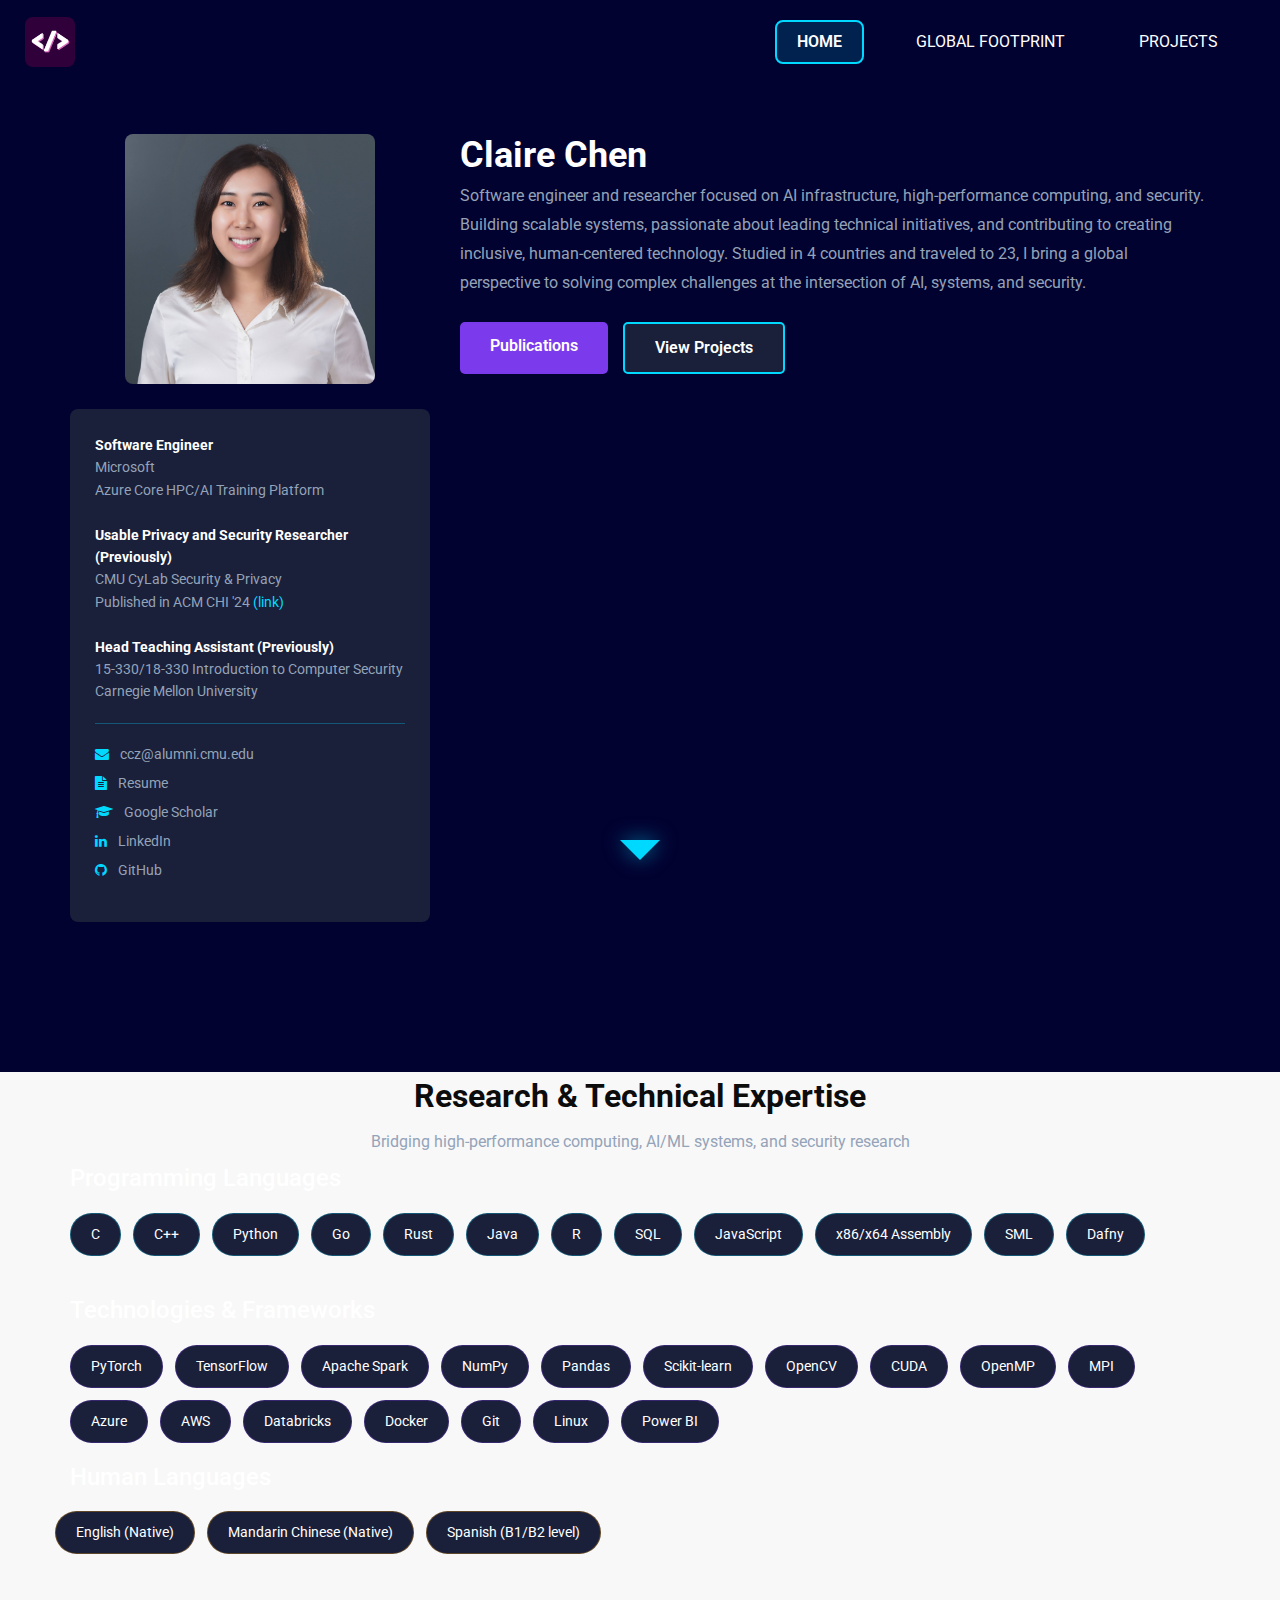
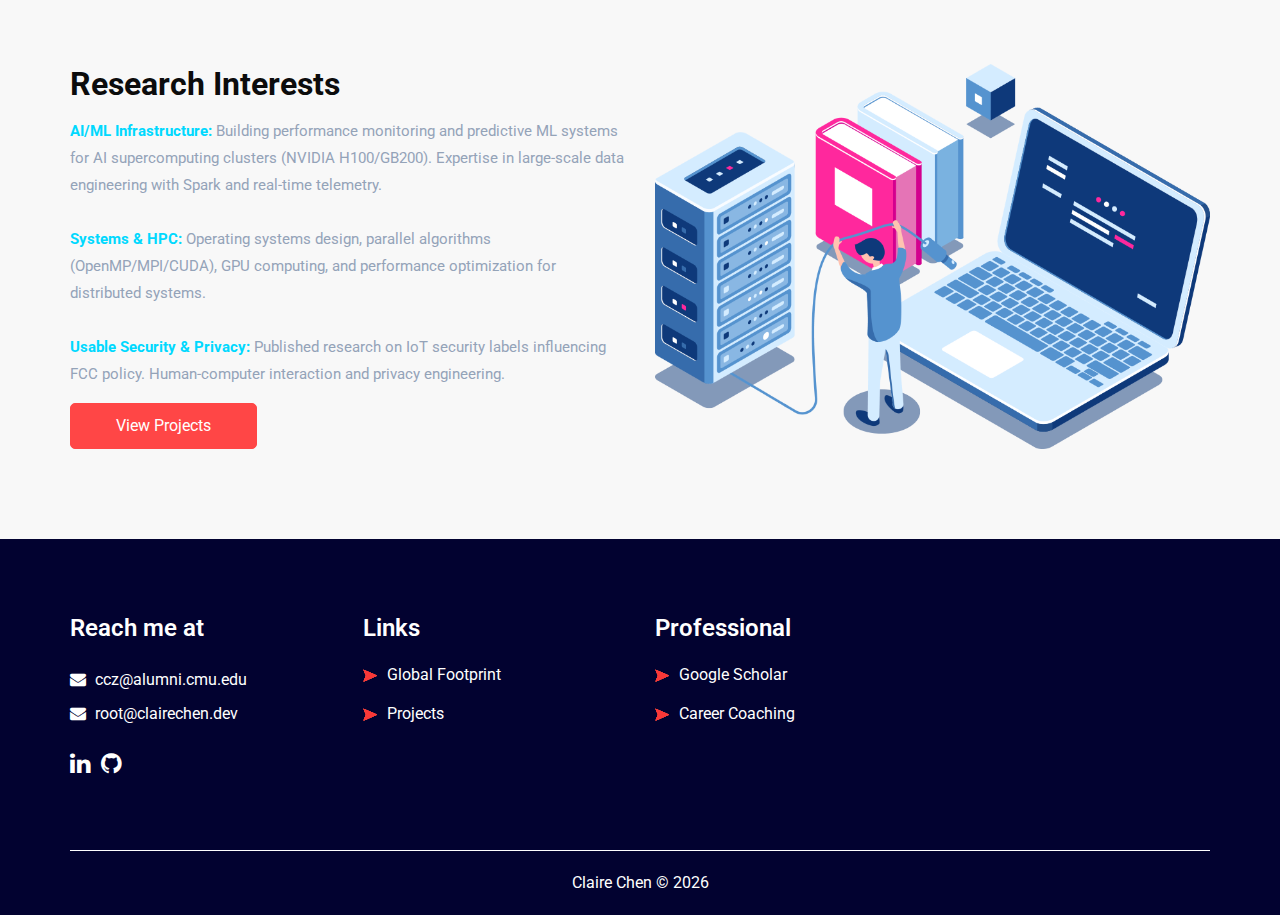
<file: index.html>
<!DOCTYPE html>
<html>

<head>

  <meta charset="utf-8" />
  <meta http-equiv="X-UA-Compatible" content="IE=edge" />
  <!-- Mobile Metas -->
  <meta name="viewport" content="width=device-width, initial-scale=1, shrink-to-fit=no" />
  <!-- Site Metas -->
  <link rel="icon" href="images/fevicon.png" type="image/gif" />
  <meta name="keywords" content="" />
  <meta name="description" content="" />
  <meta name="author" content="" />
  <link rel="icon" type="image/png" href="favicon/favicon-48x48.png" sizes="48x48" />
  <link rel="icon" type="image/svg+xml" href="favicon/favicon.svg" />
  <link rel="shortcut icon" href="favicon/favicon.ico" />
  <link rel="apple-touch-icon" sizes="180x180" href="favicon/apple-touch-icon.png" />
  <link rel="manifest" href="favicon/site.webmanifest" />

  <title></title>

  <link rel="stylesheet" type="text/css" href="css/bootstrap.css" />

  <!-- fonts style -->
  <link href="https://fonts.googleapis.com/css2?family=Roboto:wght@400;500;700;900&display=swap" rel="stylesheet">

  <!-- font awesome style -->
  <link href="css/font-awesome.min.css" rel="stylesheet" />

  <!-- Custom styles for this template -->
  <link href="css/style.css" rel="stylesheet" />
  <!-- responsive style -->
  <link href="css/responsive.css" rel="stylesheet" />

  <style>
    /* Modern Navigation Styling */
    .nav-item .nav-link {
      position: relative;
      padding: 8px 20px !important;
      margin: 0 5px;
      border-radius: 8px;
      transition: all 0.3s ease;
      border: 2px solid transparent;
    }
    
    .nav-item .nav-link:hover {
      background-color: rgba(0, 217, 255, 0.1);
      border-color: #00d9ff;
      transform: translateY(-2px);
    }
    
    .nav-item.active .nav-link {
      background-color: rgba(0, 217, 255, 0.15);
      border-color: #00d9ff;
      font-weight: 600;
    }
    
    .nav-item:nth-child(2) .nav-link:hover {
      background-color: rgba(124, 58, 237, 0.1);
      border-color: #7c3aed;
    }
    
    .nav-item:nth-child(3) .nav-link:hover {
      background-color: rgba(255, 165, 0, 0.1);
      border-color: #ffa500;
    }

    /* Scroll Indicator */
    .scroll-indicator {
      position: fixed;
      bottom: 40px;
      left: 50%;
      transform: translateX(-50%);
      z-index: 1000;
      cursor: pointer;
      transition: opacity 0.3s ease;
    }
    
    .scroll-indicator.hidden {
      opacity: 0;
      pointer-events: none;
    }
    
    .scroll-arrow {
      width: 0;
      height: 0;
      border-left: 20px solid transparent;
      border-right: 20px solid transparent;
      border-top: 20px solid #00d9ff;
      animation: bounce 2s infinite;
      filter: drop-shadow(0 0 10px rgba(0, 217, 255, 0.5));
    }
    
    @keyframes bounce {
      0%, 20%, 50%, 80%, 100% {
        transform: translateY(0);
        opacity: 1;
      }
      40% {
        transform: translateY(-15px);
        opacity: 0.7;
      }
      60% {
        transform: translateY(-8px);
        opacity: 0.85;
      }
    }
  </style>

</head>

<body>

  <div class="hero_area">
    <!-- header section strats -->
    <header class="header_section">
      <div class="container-fluid">
        <nav class="navbar navbar-expand-lg custom_nav-container ">
          <a class="navbar-brand" href="index.html" style="padding: 0;">
            <img src="favicon/web-app-manifest-192x192.png" alt="Logo" style="height: 50px; width: auto; border-radius: 8px; object-fit: cover;">
          </a>

          <button class="navbar-toggler" type="button" data-toggle="collapse" data-target="#navbarSupportedContent" aria-controls="navbarSupportedContent" aria-expanded="false" aria-label="Toggle navigation">
            <span class=""> </span>
          </button>

          <div class="collapse navbar-collapse" id="navbarSupportedContent">
            <ul class="navbar-nav  ml-auto">
              <li class="nav-item active">
                <a class="nav-link" href="index.html">Home <span class="sr-only">(current)</span></a>
              </li>
              <li class="nav-item">
                <a class="nav-link" href="footprint.html"> Global Footprint</a>
              </li>
              <li class="nav-item">
                <a class="nav-link" href="projects.html"> Projects</a>
              </li>
            </ul>
          </div>
        </nav>
      </div>
    </header>
    <!-- end header section -->
    <!-- slider section -->
    <section class="slider_section ">
      <div class="container" style="padding-top: 5px; padding-bottom: 60px;">
        <div class="row" style="align-items: flex-start;">
          <!-- Left Column: Photo and Contact Info -->
          <div class="col-md-4">
            <div style="text-align: center;">
              <img src="images/claire_headshot_cropped.jpg" alt="Claire Chen" style="width: 250px; height: 250px; border-radius: 8px; object-fit: cover; margin-bottom: 25px;">
              
              <div style="background-color: #1a1f3a; padding: 25px; border-radius: 8px; text-align: left;">
                <p style="color: #94a3b8; font-size: 14px; line-height: 1.6; margin-bottom: 15px;">
                  <strong style="color: #ffffff;">Software Engineer</strong><br>
                  Microsoft<br>
                  Azure Core HPC/AI Training Platform<br><br>
                  <strong style="color: #ffffff;">Usable Privacy and Security Researcher (Previously)</strong><br>
                  CMU CyLab Security & Privacy<br>
                  Published in ACM CHI '24 <a href="https://dl.acm.org/doi/10.1145/3613904.3642011" target="_blank" style="color: #00d9ff; text-decoration: none;">(link)</a> 
                  <br><br>
                  <strong style="color: #ffffff;">Head Teaching Assistant (Previously)</strong><br>
                  15-330/18-330 Introduction to Computer Security<br>
                  Carnegie Mellon University
                </p>
                <hr style="border-color: rgba(0, 217, 255, 0.3); margin: 20px 0;">
                <p style="color: #94a3b8; font-size: 14px; margin-bottom: 8px;">
                  <i class="fa fa-envelope" style="color: #00d9ff; margin-right: 8px;"></i>
                  <a href="mailto:ccz@alumni.cmu.edu" style="color: #94a3b8;">ccz@alumni.cmu.edu</a>
                </p>
                <p style="color: #94a3b8; font-size: 14px; margin-bottom: 8px;">
                  <i class="fa fa-file-text" style="color: #00d9ff; margin-right: 8px;"></i>
                  <a href="files/ClaireChen_Resume.pdf" style="color: #94a3b8;">Resume</a>
                </p>
                <p style="color: #94a3b8; font-size: 14px; margin-bottom: 8px;">
                  <i class="fa fa-graduation-cap" style="color: #00d9ff; margin-right: 8px;"></i>
                  <a href="https://scholar.google.com/citations?hl=en&user=VrVREu0AAAAJ" target="_blank" style="color: #94a3b8;">Google Scholar</a>
                </p>
                <p style="color: #94a3b8; font-size: 14px; margin-bottom: 8px;">
                  <i class="fa fa-linkedin" style="color: #00d9ff; margin-right: 8px;"></i>
                  <a href="https://www.linkedin.com/in/clairecch/" target="_blank" style="color: #94a3b8;">LinkedIn</a>
                </p>
                <p style="color: #94a3b8; font-size: 14px;">
                  <i class="fa fa-github" style="color: #00d9ff; margin-right: 8px;"></i>
                  <a href="https://github.com/clairec03/" target="_blank" style="color: #94a3b8;">GitHub</a>
                </p>
              </div>
            </div>
          </div>
          
          <!-- Right Column: Bio and Information -->
          <div class="col-md-8">
            <h1 style="color: #ffffff; font-size: 36px; font-weight: 700; margin-bottom: 5px;">
              Claire Chen
            </h1>

            <!-- <h4 style="color: #00d9ff; font-size: 24px; margin-bottom: 25px;">(陈宸)</h4> -->

            <p style="color: #94a3b8; font-size: 16px; line-height: 1.8; margin-bottom: 25px;">
              Software engineer and researcher focused on AI infrastructure, high-performance computing, and security. Building scalable systems, passionate about leading technical initiatives, and contributing to creating inclusive, human-centered technology. Studied in 4 countries and traveled to 23, I bring a global perspective to solving complex challenges at the intersection of AI, systems, and security.
            </p>
            
            <div style="display: flex; gap: 15px; flex-wrap: wrap;">
              <a href="https://scholar.google.com/citations?hl=en&user=VrVREu0AAAAJ" target="_blank" style="background-color: #7c3aed; color: #ffffff; padding: 12px 30px; border-radius: 5px; text-decoration: none; font-weight: 600; display: inline-block;">
                Publications
              </a>
              <a href="projects.html" style="background-color: #1a1f3a; color: #ffffff; padding: 12px 30px; border-radius: 5px; text-decoration: none; font-weight: 600; display: inline-block; border: 2px solid #00d9ff;">
                View Projects
              </a>
              <!-- <a href="https://www.joinleland.com/coach/claire-c-2" target="_blank" style="background-color: #1a1f3a; color: #ffffff; padding: 12px 30px; border-radius: 5px; text-decoration: none; font-weight: 600; display: inline-block; border: 2px solid #7c3aed;">
                Get Coaching
              </a> -->
              <!-- <a href="mailto:ccz@alumni.cmu.edu" style="background-color: #00d9ff; color: #0a0e27; padding: 12px 30px; border-radius: 5px; text-decoration: none; font-weight: 600; display: inline-block;">
                Contact Me
              </a> -->
            </div>
          </div>
        </div>
      </div>
    </section>
    <!-- end slider section -->
  </div>

  <section class="service_section layout_padding" style="padding-top: 5px;">
    <div class="container">
      <div class="heading_container heading_center">
        <h2>
          Research & Technical Expertise
        </h2>
        <p style="color: #94a3b8; margin-top: 15px; margin-bottom: 10px;">
          Bridging high-performance computing, AI/ML systems, and security research
        </p>
      </div>
    </div>
    
    <div class="container">
      <div class="row">
        <div class="col-12">
          <h4 style="color: #ffffff; margin-bottom: 20px;">
            Programming Languages
          </h4>
          <div style="display: flex; flex-wrap: wrap; gap: 12px; margin-bottom: 40px;">
            <span style="background-color: #1a1f3a; color: #ffffff; padding: 10px 20px; border-radius: 25px; font-size: 14px; border: 1px solid rgba(0, 217, 255, 0.3);">C</span>
            <span style="background-color: #1a1f3a; color: #ffffff; padding: 10px 20px; border-radius: 25px; font-size: 14px; border: 1px solid rgba(0, 217, 255, 0.3);">C++</span>
            <span style="background-color: #1a1f3a; color: #ffffff; padding: 10px 20px; border-radius: 25px; font-size: 14px; border: 1px solid rgba(0, 217, 255, 0.3);">Python</span>
            <span style="background-color: #1a1f3a; color: #ffffff; padding: 10px 20px; border-radius: 25px; font-size: 14px; border: 1px solid rgba(0, 217, 255, 0.3);">Go</span>
            <span style="background-color: #1a1f3a; color: #ffffff; padding: 10px 20px; border-radius: 25px; font-size: 14px; border: 1px solid rgba(0, 217, 255, 0.3);">Rust</span>
            <span style="background-color: #1a1f3a; color: #ffffff; padding: 10px 20px; border-radius: 25px; font-size: 14px; border: 1px solid rgba(0, 217, 255, 0.3);">Java</span>
            <span style="background-color: #1a1f3a; color: #ffffff; padding: 10px 20px; border-radius: 25px; font-size: 14px; border: 1px solid rgba(0, 217, 255, 0.3);">R</span>
            <span style="background-color: #1a1f3a; color: #ffffff; padding: 10px 20px; border-radius: 25px; font-size: 14px; border: 1px solid rgba(0, 217, 255, 0.3);">SQL</span>
            <span style="background-color: #1a1f3a; color: #ffffff; padding: 10px 20px; border-radius: 25px; font-size: 14px; border: 1px solid rgba(0, 217, 255, 0.3);">JavaScript</span>
            <span style="background-color: #1a1f3a; color: #ffffff; padding: 10px 20px; border-radius: 25px; font-size: 14px; border: 1px solid rgba(0, 217, 255, 0.3);">x86/x64 Assembly</span>
            <span style="background-color: #1a1f3a; color: #ffffff; padding: 10px 20px; border-radius: 25px; font-size: 14px; border: 1px solid rgba(0, 217, 255, 0.3);">SML</span>
            <span style="background-color: #1a1f3a; color: #ffffff; padding: 10px 20px; border-radius: 25px; font-size: 14px; border: 1px solid rgba(0, 217, 255, 0.3);">Dafny</span>
          </div>
        </div>
        
        <div class="col-12">
          <h4 style="color: #ffffff; margin-bottom: 20px;">
            Technologies & Frameworks
          </h4>
          <div style="display: flex; flex-wrap: wrap; gap: 12px; margin-bottom: 20px;">
            <span style="background-color: #1a1f3a; color: #ffffff; padding: 10px 20px; border-radius: 25px; font-size: 14px; border: 1px solid rgba(124, 58, 237, 0.3);">PyTorch</span>
            <span style="background-color: #1a1f3a; color: #ffffff; padding: 10px 20px; border-radius: 25px; font-size: 14px; border: 1px solid rgba(124, 58, 237, 0.3);">TensorFlow</span>
            <span style="background-color: #1a1f3a; color: #ffffff; padding: 10px 20px; border-radius: 25px; font-size: 14px; border: 1px solid rgba(124, 58, 237, 0.3);">Apache Spark</span>
            <span style="background-color: #1a1f3a; color: #ffffff; padding: 10px 20px; border-radius: 25px; font-size: 14px; border: 1px solid rgba(124, 58, 237, 0.3);">NumPy</span>
            <span style="background-color: #1a1f3a; color: #ffffff; padding: 10px 20px; border-radius: 25px; font-size: 14px; border: 1px solid rgba(124, 58, 237, 0.3);">Pandas</span>
            <span style="background-color: #1a1f3a; color: #ffffff; padding: 10px 20px; border-radius: 25px; font-size: 14px; border: 1px solid rgba(124, 58, 237, 0.3);">Scikit-learn</span>
            <span style="background-color: #1a1f3a; color: #ffffff; padding: 10px 20px; border-radius: 25px; font-size: 14px; border: 1px solid rgba(124, 58, 237, 0.3);">OpenCV</span>
            <span style="background-color: #1a1f3a; color: #ffffff; padding: 10px 20px; border-radius: 25px; font-size: 14px; border: 1px solid rgba(124, 58, 237, 0.3);">CUDA</span>
            <span style="background-color: #1a1f3a; color: #ffffff; padding: 10px 20px; border-radius: 25px; font-size: 14px; border: 1px solid rgba(124, 58, 237, 0.3);">OpenMP</span>
            <span style="background-color: #1a1f3a; color: #ffffff; padding: 10px 20px; border-radius: 25px; font-size: 14px; border: 1px solid rgba(124, 58, 237, 0.3);">MPI</span>
            <span style="background-color: #1a1f3a; color: #ffffff; padding: 10px 20px; border-radius: 25px; font-size: 14px; border: 1px solid rgba(124, 58, 237, 0.3);">Azure</span>
            <span style="background-color: #1a1f3a; color: #ffffff; padding: 10px 20px; border-radius: 25px; font-size: 14px; border: 1px solid rgba(124, 58, 237, 0.3);">AWS</span>
            <span style="background-color: #1a1f3a; color: #ffffff; padding: 10px 20px; border-radius: 25px; font-size: 14px; border: 1px solid rgba(124, 58, 237, 0.3);">Databricks</span>
            <span style="background-color: #1a1f3a; color: #ffffff; padding: 10px 20px; border-radius: 25px; font-size: 14px; border: 1px solid rgba(124, 58, 237, 0.3);">Docker</span>
            <span style="background-color: #1a1f3a; color: #ffffff; padding: 10px 20px; border-radius: 25px; font-size: 14px; border: 1px solid rgba(124, 58, 237, 0.3);">Git</span>
            <span style="background-color: #1a1f3a; color: #ffffff; padding: 10px 20px; border-radius: 25px; font-size: 14px; border: 1px solid rgba(124, 58, 237, 0.3);">Linux</span>
            <span style="background-color: #1a1f3a; color: #ffffff; padding: 10px 20px; border-radius: 25px; font-size: 14px; border: 1px solid rgba(124, 58, 237, 0.3);">Power BI</span>
          </div>
        </div>

        <div class="col-12">
          <h4 style="color: #ffffff; margin-bottom: 20px;">
            Human Languages
        </div>
          <div style="display: flex; flex-wrap: wrap; gap: 12px; margin-bottom: 20px;">
            <span style="background-color: #1a1f3a; color: #ffffff; padding: 10px 20px; border-radius: 25px; font-size: 14px; border: 1px solid rgba(255, 165, 0, 0.3);">English (Native)</span>
            <span style="background-color: #1a1f3a; color: #ffffff; padding: 10px 20px; border-radius: 25px; font-size: 14px; border: 1px solid rgba(255, 165, 0, 0.3);">Mandarin Chinese (Native)</span>
            <span style="background-color: #1a1f3a; color: #ffffff; padding: 10px 20px; border-radius: 25px; font-size: 14px; border: 1px solid rgba(255, 165, 0, 0.3);">Spanish (B1/B2 level)</span>
          </div>
      </div>
    </div>
    </section>

  <!-- end service section -->

  <!-- about section -->

  <section class="about_section layout_padding-bottom">
    <div class="container  ">
      <div class="row">
        <div class="col-md-6">
          <div class="detail-box">
            <div class="heading_container">
              <h2>
                Research Interests
              </h2>
            <p style="color: #94a3b8; margin-top: 15px; line-height: 1.8; font-size: 15px;">
              <strong style="color: #00d9ff;">AI/ML Infrastructure:</strong> Building performance monitoring and predictive ML systems for AI supercomputing clusters (NVIDIA H100/GB200). Expertise in large-scale data engineering with Spark and real-time telemetry.<br><br>
              <strong style="color: #00d9ff;">Systems & HPC:</strong> Operating systems design, parallel algorithms (OpenMP/MPI/CUDA), GPU computing, and performance optimization for distributed systems.<br><br>
              <strong style="color: #00d9ff;">Usable Security & Privacy:</strong> Published research on IoT security labels influencing FCC policy. Human-computer interaction and privacy engineering.
            </p>
              <a href="projects.html">
              View Projects
              </a>
            </div>
          </div>
        </div>
        <div class="col-md-6 ">
          <div class="img-box">
            <img src="images/about-img.png" alt="">
          </div>
        </div>

      </div>
    </div>
  </section>

  <!-- end about section -->

  <!-- info section -->
  <section class="info_section layout_padding2">
    <div class="container">
      <div class="row">
        <div class="col-md-3">
          <div class="info_contact">
            <h4>
              Reach me at
            </h4>
            <div class="contact_link_box">
              <!-- <a href="">
                <i class="fa fa-map-marker" aria-hidden="true"></i>
                <span>
                  Princeton, NJ
                </span>
              </a> -->
              <a href="mailto:ccz@alumni.cmu.edu">
                <i class="fa fa-envelope" aria-hidden="true"></i>
                <span>
                  ccz@alumni.cmu.edu
                </span>
              </a>
              <a href="mailto:root@clairechen.dev">
                <i class="fa fa-envelope" aria-hidden="true"></i>
                <span>
                  root@clairechen.dev
                </span>
              </a>
            </div>
          </div>
          <div class="info_social">
            <a href="https://www.linkedin.com/in/clairecch/" target="_blank">
              <i class="fa fa-linkedin" aria-hidden="true"></i>
            </a>
            <a href="https://github.com/clairec03/" target="_blank">
              <i class="fa fa-github" aria-hidden="true"></i>
            </a>
          </div>
        </div>
        <div class="col-md-3">
          <div class="info_link_box">
            <h4>
              Links
            </h4>
            <div class="info_links">
              <a class="" href="footprint.html">
                <img src="images/nav-bullet.png" alt="">
                Global Footprint
              </a>
              <a class="" href="projects.html">
                <img src="images/nav-bullet.png" alt="">
                Projects
              </a>
            </div>
          </div>
        </div>
        <div class="col-md-3">
          <div class="info_link_box">
            <h4>
              Professional
            </h4>
            <div class="info_links">
              <a class="" href="https://scholar.google.com/citations?hl=en&user=VrVREu0AAAAJ" target="_blank">
                <img src="images/nav-bullet.png" alt="">
                Google Scholar
              </a>
              <a class="" href="https://www.joinleland.com/coach/claire-c-2" target="_blank">
                <img src="images/nav-bullet.png" alt="">
                Career Coaching
              </a>
            </div>
          </div>
        </div>
      </div>
    </div>
  </section>

  <!-- end info section -->


  <!-- footer section -->
  <footer class="footer_section">
    <div class="container">
      <p>
        Claire Chen &copy; <span id="displayYear"></span>
      </p>
    </div>
  </footer>
  <!-- footer section -->

  <!-- Scroll Indicator -->
  <div class="scroll-indicator" id="scrollIndicator">
    <div class="scroll-arrow"></div>
  </div>

  <!-- jQery -->
  <script src="js/jquery-3.4.1.min.js"></script>
  <!-- bootstrap js -->
  <script src="js/bootstrap.js"></script>
  <!-- custom js -->
  <script src="js/custom.js"></script>

  <!-- Scroll Indicator Script -->
  <script>
    (function() {
      let hasScrolled = false;
      const scrollIndicator = document.getElementById('scrollIndicator');
      
      function checkScroll() {
        if (!hasScrolled && window.scrollY > 100) {
          hasScrolled = true;
          scrollIndicator.classList.add('hidden');
          window.removeEventListener('scroll', checkScroll);
        }
      }
      
      // Listen for scroll events
      window.addEventListener('scroll', checkScroll);
      
      // Click handler for scroll indicator
      scrollIndicator.addEventListener('click', function() {
        window.scrollTo({
          top: window.innerHeight * 0.8,
          behavior: 'smooth'
        });
      });
      
      // Hide indicator after 10 seconds if no interaction
      setTimeout(function() {
        if (!hasScrolled) {
          scrollIndicator.style.transition = 'opacity 1s ease';
          scrollIndicator.classList.add('hidden');
        }
      }, 10000);
    })();
  </script>


</body>

</html>
</file>
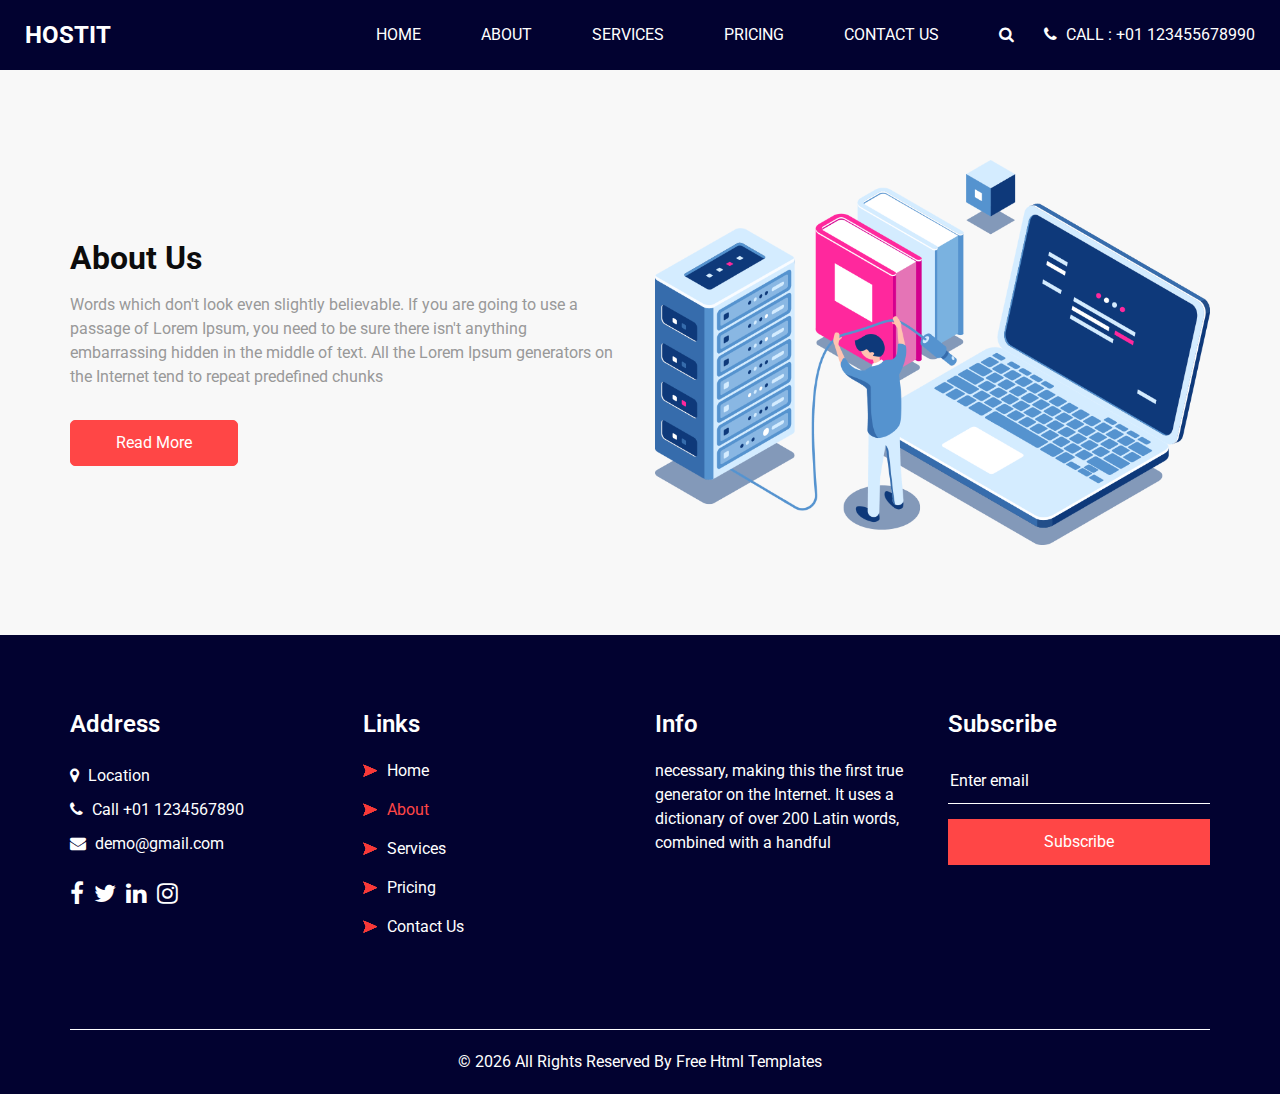
<file: about.html>
<!DOCTYPE html>
<html>

<head>
  <!-- Basic -->
  <meta charset="utf-8" />
  <meta http-equiv="X-UA-Compatible" content="IE=edge" />
  <!-- Mobile Metas -->
  <meta name="viewport" content="width=device-width, initial-scale=1, shrink-to-fit=no" />
  <!-- Site Metas -->
  <link rel="icon" href="images/fevicon.png" type="image/gif" />
  <meta name="keywords" content="" />
  <meta name="description" content="" />
  <meta name="author" content="" />

  <title>Hostit</title>


  <!-- bootstrap core css -->
  <link rel="stylesheet" type="text/css" href="css/bootstrap.css" />

  <!-- fonts style -->
  <link href="https://fonts.googleapis.com/css2?family=Roboto:wght@400;500;700;900&display=swap" rel="stylesheet">

  <!-- font awesome style -->
  <link href="css/font-awesome.min.css" rel="stylesheet" />

  <!-- Custom styles for this template -->
  <link href="css/style.css" rel="stylesheet" />
  <!-- responsive style -->
  <link href="css/responsive.css" rel="stylesheet" />

</head>

<body class="sub_page">

  <div class="hero_area">
    <!-- header section strats -->
    <header class="header_section">
      <div class="container-fluid">
        <nav class="navbar navbar-expand-lg custom_nav-container ">
          <a class="navbar-brand" href="index.html">
            <span>Hostit</span>
          </a>

          <button class="navbar-toggler" type="button" data-toggle="collapse" data-target="#navbarSupportedContent" aria-controls="navbarSupportedContent" aria-expanded="false" aria-label="Toggle navigation">
            <span class=""> </span>
          </button>

          <div class="collapse navbar-collapse" id="navbarSupportedContent">
            <ul class="navbar-nav  ml-auto">
              <li class="nav-item ">
                <a class="nav-link" href="index.html">Home <span class="sr-only">(current)</span></a>
              </li>
              <li class="nav-item active">
                <a class="nav-link" href="about.html"> About</a>
              </li>
              <li class="nav-item">
                <a class="nav-link" href="service.html">Services</a>
              </li>
              <li class="nav-item">
                <a class="nav-link" href="price.html">Pricing</a>
              </li>
              <li class="nav-item">
                <a class="nav-link" href="contact.html">Contact Us</a>
              </li>
            </ul>
            <div class="quote_btn-container">
              <form class="form-inline">
                <button class="btn   nav_search-btn" type="submit">
                  <i class="fa fa-search" aria-hidden="true"></i>
                </button>
              </form>
              <a href="">
                <i class="fa fa-phone" aria-hidden="true"></i>
                <span>
                  Call : +01 123455678990
                </span>
              </a>
            </div>
          </div>
        </nav>
      </div>
    </header>
    <!-- end header section -->
  </div>

  <!-- about section -->

  <section class="about_section layout_padding">
    <div class="container  ">
      <div class="row">
        <div class="col-md-6">
          <div class="detail-box">
            <div class="heading_container">
              <h2>
                About Us
              </h2>
            </div>
            <p>
              Words which don't look even slightly believable. If you are going to use a passage of Lorem Ipsum, you need to be sure there isn't anything embarrassing hidden in the middle of text. All the Lorem Ipsum generators on the Internet tend to repeat predefined chunks </p>
            <a href="">
              Read More
            </a>
          </div>
        </div>
        <div class="col-md-6 ">
          <div class="img-box">
            <img src="images/about-img.png" alt="">
          </div>
        </div>

      </div>
    </div>
  </section>

  <!-- end about section -->

  <!-- info section -->

  <section class="info_section layout_padding2">
    <div class="container">
      <div class="row">
        <div class="col-md-3">
          <div class="info_contact">
            <h4>
              Address
            </h4>
            <div class="contact_link_box">
              <a href="">
                <i class="fa fa-map-marker" aria-hidden="true"></i>
                <span>
                  Location
                </span>
              </a>
              <a href="">
                <i class="fa fa-phone" aria-hidden="true"></i>
                <span>
                  Call +01 1234567890
                </span>
              </a>
              <a href="">
                <i class="fa fa-envelope" aria-hidden="true"></i>
                <span>
                  demo@gmail.com
                </span>
              </a>
            </div>
          </div>
          <div class="info_social">
            <a href="">
              <i class="fa fa-facebook" aria-hidden="true"></i>
            </a>
            <a href="">
              <i class="fa fa-twitter" aria-hidden="true"></i>
            </a>
            <a href="">
              <i class="fa fa-linkedin" aria-hidden="true"></i>
            </a>
            <a href="">
              <i class="fa fa-instagram" aria-hidden="true"></i>
            </a>
          </div>
        </div>
        <div class="col-md-3">
          <div class="info_link_box">
            <h4>
              Links
            </h4>
            <div class="info_links">
              <a class="" href="index.html">
                <img src="images/nav-bullet.png" alt="">
                Home
              </a>
              <a class="active" href="about.html">
                <img src="images/nav-bullet.png" alt="">
                About
              </a>
              <a class="" href="service.html">
                <img src="images/nav-bullet.png" alt="">
                Services
              </a>
              <a class="" href="price.html">
                <img src="images/nav-bullet.png" alt="">
                Pricing
              </a>
              <a class="" href="contact.html">
                <img src="images/nav-bullet.png" alt="">
                Contact Us
              </a>
            </div>
          </div>
        </div>
        <div class="col-md-3">
          <div class="info_detail">
            <h4>
              Info
            </h4>
            <p>
              necessary, making this the first true generator on the Internet. It uses a dictionary of over 200 Latin words, combined with a handful
            </p>
          </div>
        </div>
        <div class="col-md-3 mb-0">
          <h4>
            Subscribe
          </h4>
          <form action="#">
            <input type="text" placeholder="Enter email" />
            <button type="submit">
              Subscribe
            </button>
          </form>
        </div>
      </div>
    </div>
  </section>

  <!-- end info section -->


  <!-- footer section -->
  <footer class="footer_section">
    <div class="container">
      <p>
        &copy; <span id="displayYear"></span> All Rights Reserved By
        <a href="https://html.design/">Free Html Templates</a>
      </p>
    </div>
  </footer>
  <!-- footer section -->

  <!-- jQery -->
  <script src="js/jquery-3.4.1.min.js"></script>
  <!-- bootstrap js -->
  <script src="js/bootstrap.js"></script>
  <!-- custom js -->
  <script src="js/custom.js"></script>


</body>

</html>
</file>
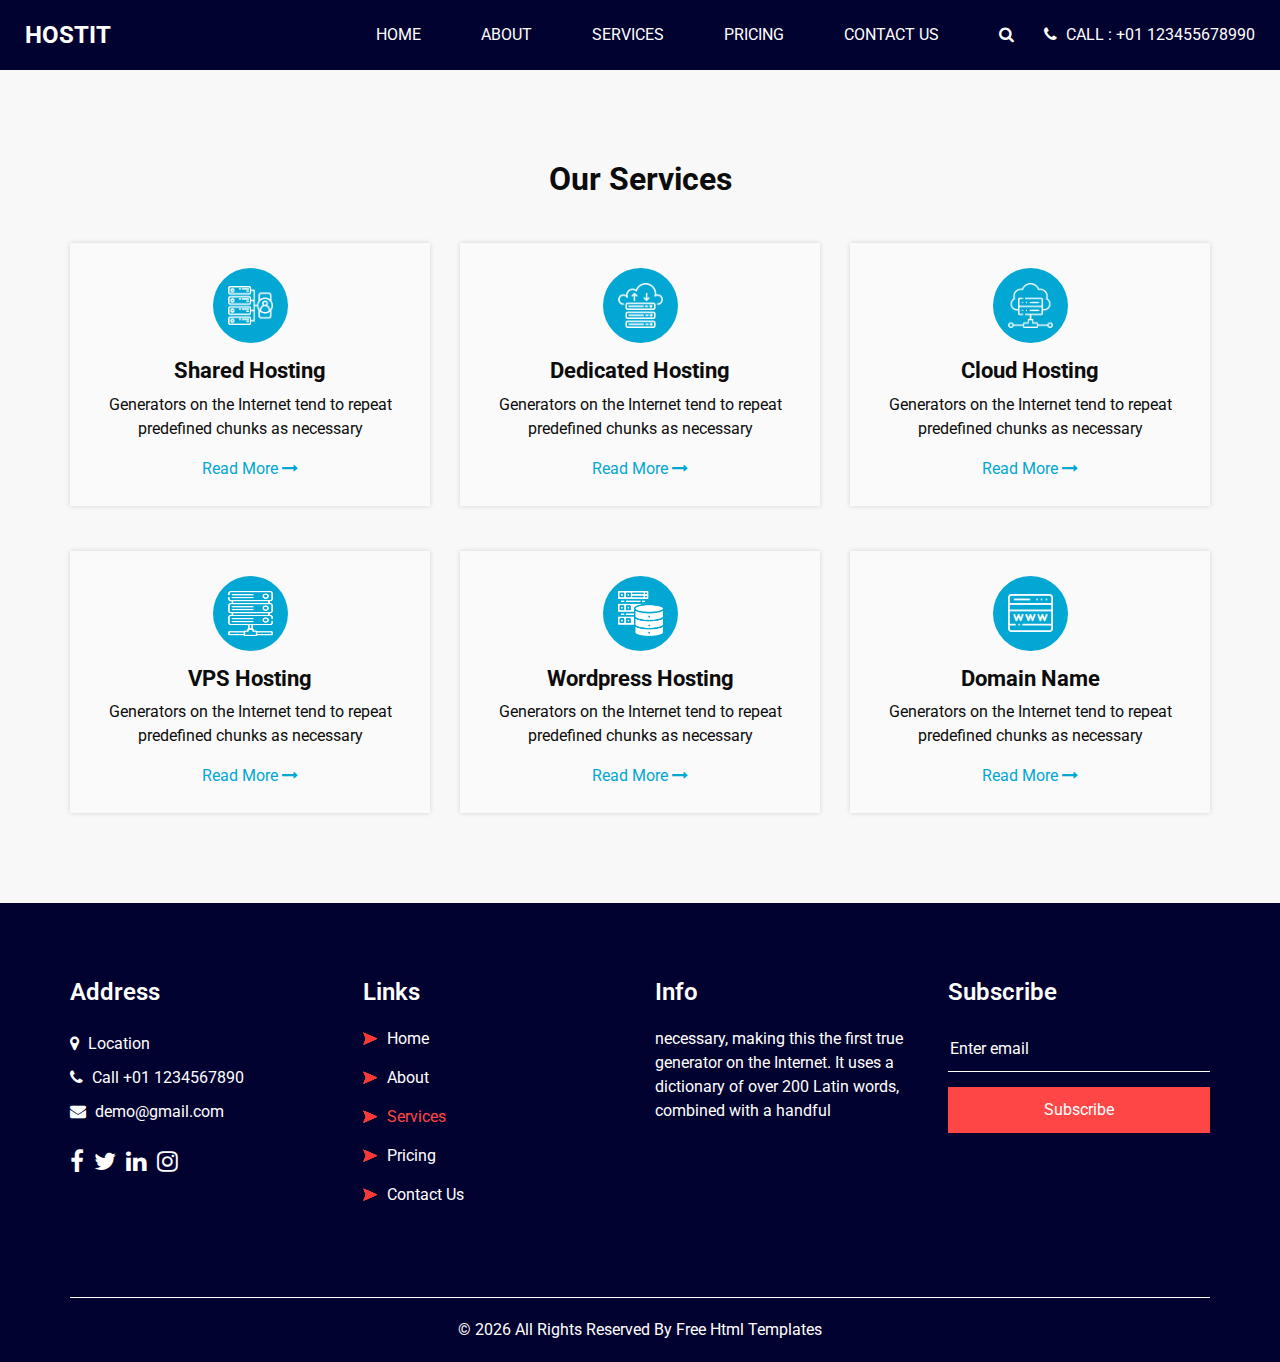
<file: blog.html>
<!DOCTYPE html>
<html>

<head>
  <!-- Basic -->
  <meta charset="utf-8" />
  <meta http-equiv="X-UA-Compatible" content="IE=edge" />
  <!-- Mobile Metas -->
  <meta name="viewport" content="width=device-width, initial-scale=1, shrink-to-fit=no" />
  <!-- Site Metas -->
  <link rel="icon" href="images/fevicon.png" type="image/gif" />
  <meta name="keywords" content="" />
  <meta name="description" content="" />
  <meta name="author" content="" />

  <title>Hostit</title>


  <!-- bootstrap core css -->
  <link rel="stylesheet" type="text/css" href="css/bootstrap.css" />

  <!-- fonts style -->
  <link href="https://fonts.googleapis.com/css2?family=Roboto:wght@400;500;700;900&display=swap" rel="stylesheet">

  <!-- font awesome style -->
  <link href="css/font-awesome.min.css" rel="stylesheet" />

  <!-- Custom styles for this template -->
  <link href="css/style.css" rel="stylesheet" />
  <!-- responsive style -->
  <link href="css/responsive.css" rel="stylesheet" />

</head>

<body class="sub_page">

  <div class="hero_area">
    <!-- header section strats -->
    <header class="header_section">
      <div class="container-fluid">
        <nav class="navbar navbar-expand-lg custom_nav-container ">
          <a class="navbar-brand" href="index.html">
            <span>Hostit</span>
          </a>

          <button class="navbar-toggler" type="button" data-toggle="collapse" data-target="#navbarSupportedContent" aria-controls="navbarSupportedContent" aria-expanded="false" aria-label="Toggle navigation">
            <span class=""> </span>
          </button>

          <div class="collapse navbar-collapse" id="navbarSupportedContent">
            <ul class="navbar-nav  ml-auto">
              <li class="nav-item ">
                <a class="nav-link" href="index.html">Home <span class="sr-only">(current)</span></a>
              </li>
              <li class="nav-item">
                <a class="nav-link" href="about.html"> About</a>
              </li>
              <li class="nav-item active">
                <a class="nav-link" href="service.html">Services</a>
              </li>
              <li class="nav-item">
                <a class="nav-link" href="price.html">Pricing</a>
              </li>
              <li class="nav-item">
                <a class="nav-link" href="contact.html">Contact Us</a>
              </li>
            </ul>
            <div class="quote_btn-container">
              <form class="form-inline">
                <button class="btn   nav_search-btn" type="submit">
                  <i class="fa fa-search" aria-hidden="true"></i>
                </button>
              </form>
              <a href="">
                <i class="fa fa-phone" aria-hidden="true"></i>
                <span>
                  Call : +01 123455678990
                </span>
              </a>
            </div>
          </div>
        </nav>
      </div>
    </header>
    <!-- end header section -->
  </div>

  <!-- service section -->

  <section class="service_section layout_padding">
    <div class="container">
      <div class="heading_container heading_center">
        <h2>
          Our Services
        </h2>
      </div>
    </div>
    <div class="container ">
      <div class="row">
        <div class="col-md-6 col-lg-4">
          <div class="box ">
            <div class="img-box">
              <img src="images/s1.png" alt="">
            </div>
            <div class="detail-box">
              <h4>
                Shared Hosting
              </h4>
              <p>
                Generators on the Internet tend to repeat predefined chunks as necessary
              </p>
              <a href="">
                Read More
                <i class="fa fa-long-arrow-right" aria-hidden="true"></i>

              </a>
            </div>
          </div>
        </div>
        <div class="col-md-6 col-lg-4">
          <div class="box ">
            <div class="img-box">
              <img src="images/s2.png" alt="">
            </div>
            <div class="detail-box">
              <h4>
                Dedicated Hosting
              </h4>
              <p>
                Generators on the Internet tend to repeat predefined chunks as necessary
              </p>
              <a href="">
                Read More
                <i class="fa fa-long-arrow-right" aria-hidden="true"></i>

              </a>
            </div>
          </div>
        </div>
        <div class="col-md-6 col-lg-4 ">
          <div class="box ">
            <div class="img-box">
              <img src="images/s3.png" alt="">
            </div>
            <div class="detail-box">
              <h4>
                Cloud Hosting
              </h4>
              <p>
                Generators on the Internet tend to repeat predefined chunks as necessary
              </p>
              <a href="">
                Read More
                <i class="fa fa-long-arrow-right" aria-hidden="true"></i>

              </a>
            </div>
          </div>
        </div>
        <div class="col-md-6 col-lg-4">
          <div class="box ">
            <div class="img-box">
              <img src="images/s4.png" alt="">
            </div>
            <div class="detail-box">
              <h4>
                VPS Hosting
              </h4>
              <p>
                Generators on the Internet tend to repeat predefined chunks as necessary
              </p>
              <a href="">
                Read More
                <i class="fa fa-long-arrow-right" aria-hidden="true"></i>

              </a>
            </div>
          </div>
        </div>
        <div class="col-md-6 col-lg-4">
          <div class="box ">
            <div class="img-box">
              <img src="images/s5.png" alt="">
            </div>
            <div class="detail-box">
              <h4>
                Wordpress Hosting
              </h4>
              <p>
                Generators on the Internet tend to repeat predefined chunks as necessary
              </p>
              <a href="">
                Read More
                <i class="fa fa-long-arrow-right" aria-hidden="true"></i>

              </a>
            </div>
          </div>
        </div>
        <div class="col-md-6 col-lg-4">
          <div class="box ">
            <div class="img-box">
              <img src="images/s6.png" alt="">
            </div>
            <div class="detail-box">
              <h4>
                Domain Name
              </h4>
              <p>
                Generators on the Internet tend to repeat predefined chunks as necessary
              </p>
              <a href="">
                Read More
                <i class="fa fa-long-arrow-right" aria-hidden="true"></i>

              </a>
            </div>
          </div>
        </div>
      </div>
    </div>
  </section>

  <!-- end service section -->


  <!-- info section -->

  <section class="info_section layout_padding2">
    <div class="container">
      <div class="row">
        <div class="col-md-3">
          <div class="info_contact">
            <h4>
              Address
            </h4>
            <div class="contact_link_box">
              <a href="">
                <i class="fa fa-map-marker" aria-hidden="true"></i>
                <span>
                  Location
                </span>
              </a>
              <a href="">
                <i class="fa fa-phone" aria-hidden="true"></i>
                <span>
                  Call +01 1234567890
                </span>
              </a>
              <a href="">
                <i class="fa fa-envelope" aria-hidden="true"></i>
                <span>
                  demo@gmail.com
                </span>
              </a>
            </div>
          </div>
          <div class="info_social">
            <a href="">
              <i class="fa fa-facebook" aria-hidden="true"></i>
            </a>
            <a href="">
              <i class="fa fa-twitter" aria-hidden="true"></i>
            </a>
            <a href="">
              <i class="fa fa-linkedin" aria-hidden="true"></i>
            </a>
            <a href="">
              <i class="fa fa-instagram" aria-hidden="true"></i>
            </a>
          </div>
        </div>
        <div class="col-md-3">
          <div class="info_link_box">
            <h4>
              Links
            </h4>
            <div class="info_links">
              <a class="" href="index.html">
                <img src="images/nav-bullet.png" alt="">
                Home
              </a>
              <a class="" href="about.html">
                <img src="images/nav-bullet.png" alt="">
                About
              </a>
              <a class="active" href="service.html">
                <img src="images/nav-bullet.png" alt="">
                Services
              </a>
              <a class="" href="price.html">
                <img src="images/nav-bullet.png" alt="">
                Pricing
              </a>
              <a class="" href="contact.html">
                <img src="images/nav-bullet.png" alt="">
                Contact Us
              </a>
            </div>
          </div>
        </div>
        <div class="col-md-3">
          <div class="info_detail">
            <h4>
              Info
            </h4>
            <p>
              necessary, making this the first true generator on the Internet. It uses a dictionary of over 200 Latin words, combined with a handful
            </p>
          </div>
        </div>
        <div class="col-md-3 mb-0">
          <h4>
            Subscribe
          </h4>
          <form action="#">
            <input type="text" placeholder="Enter email" />
            <button type="submit">
              Subscribe
            </button>
          </form>
        </div>
      </div>
    </div>
  </section>

  <!-- end info section -->


  <!-- footer section -->
  <footer class="footer_section">
    <div class="container">
      <p>
        &copy; <span id="displayYear"></span> All Rights Reserved By
        <a href="https://html.design/">Free Html Templates</a>
      </p>
    </div>
  </footer>
  <!-- footer section -->

  <!-- jQery -->
  <script src="js/jquery-3.4.1.min.js"></script>
  <!-- bootstrap js -->
  <script src="js/bootstrap.js"></script>
  <!-- custom js -->
  <script src="js/custom.js"></script>


</body>

</html>
</file>
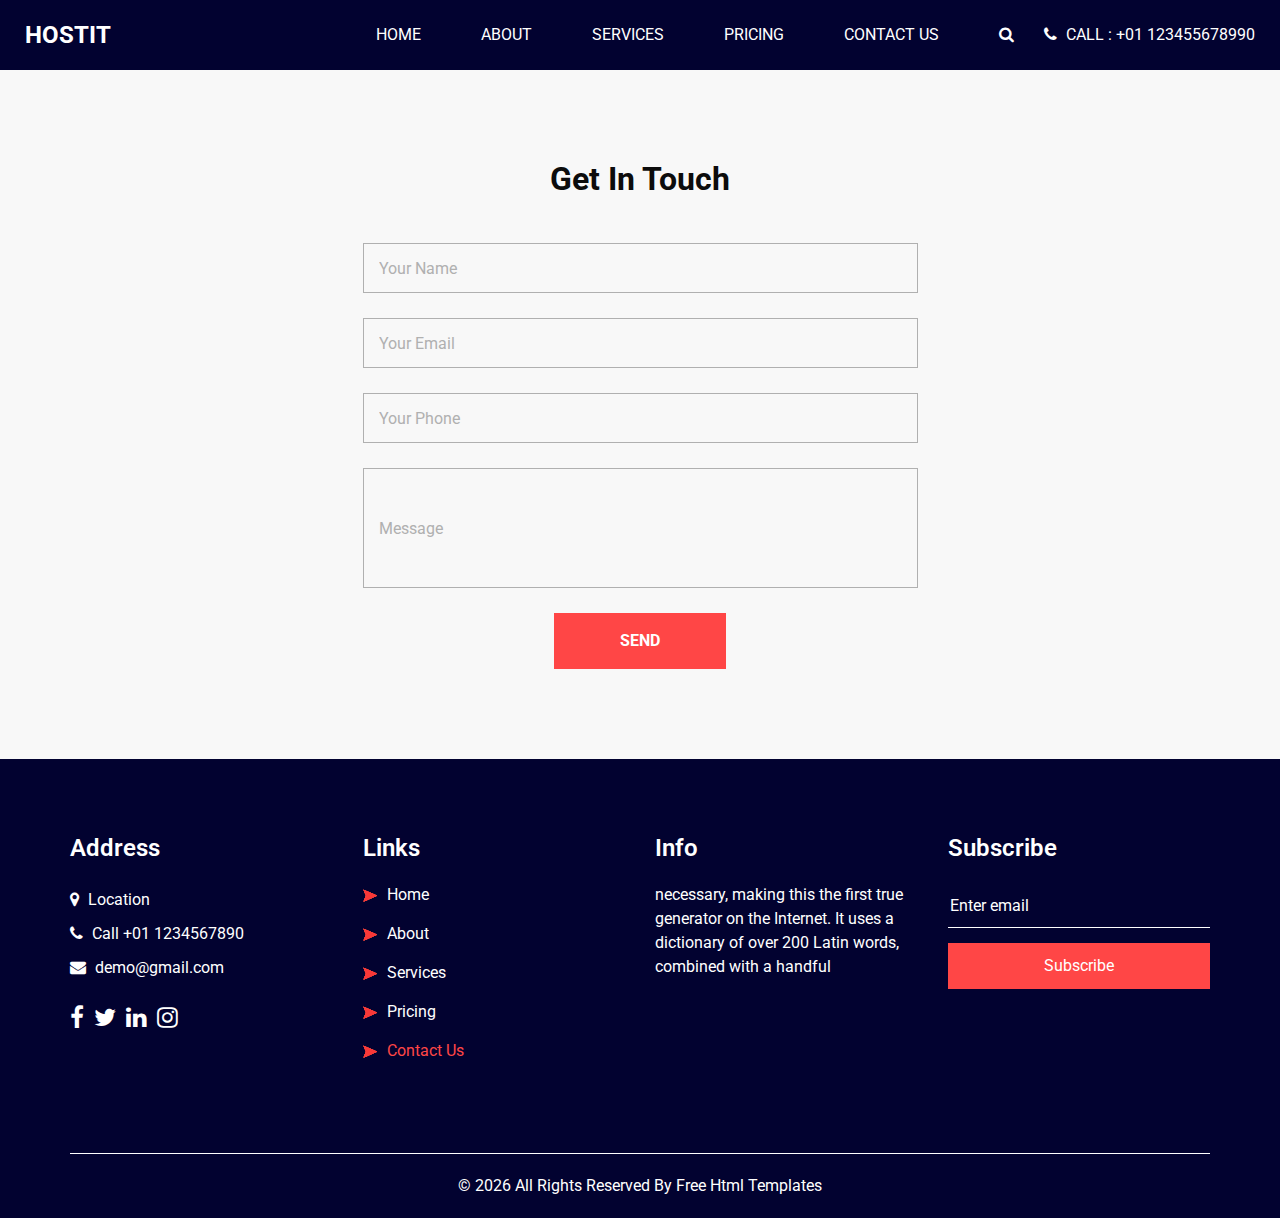
<file: contact.html>
<!DOCTYPE html>
<html>

<head>
  <!-- Basic -->
  <meta charset="utf-8" />
  <meta http-equiv="X-UA-Compatible" content="IE=edge" />
  <!-- Mobile Metas -->
  <meta name="viewport" content="width=device-width, initial-scale=1, shrink-to-fit=no" />
  <!-- Site Metas -->
  <link rel="icon" href="images/fevicon.png" type="image/gif" />
  <meta name="keywords" content="" />
  <meta name="description" content="" />
  <meta name="author" content="" />

  <title>Hostit</title>


  <!-- bootstrap core css -->
  <link rel="stylesheet" type="text/css" href="css/bootstrap.css" />

  <!-- fonts style -->
  <link href="https://fonts.googleapis.com/css2?family=Roboto:wght@400;500;700;900&display=swap" rel="stylesheet">

  <!-- font awesome style -->
  <link href="css/font-awesome.min.css" rel="stylesheet" />

  <!-- Custom styles for this template -->
  <link href="css/style.css" rel="stylesheet" />
  <!-- responsive style -->
  <link href="css/responsive.css" rel="stylesheet" />

</head>

<body class="sub_page">

  <div class="hero_area">
    <!-- header section strats -->
    <header class="header_section">
      <div class="container-fluid">
        <nav class="navbar navbar-expand-lg custom_nav-container ">
          <a class="navbar-brand" href="index.html">
            <span>Hostit</span>
          </a>

          <button class="navbar-toggler" type="button" data-toggle="collapse" data-target="#navbarSupportedContent" aria-controls="navbarSupportedContent" aria-expanded="false" aria-label="Toggle navigation">
            <span class=""> </span>
          </button>

          <div class="collapse navbar-collapse" id="navbarSupportedContent">
            <ul class="navbar-nav  ml-auto">
              <li class="nav-item ">
                <a class="nav-link" href="index.html">Home <span class="sr-only">(current)</span></a>
              </li>
              <li class="nav-item">
                <a class="nav-link" href="about.html"> About</a>
              </li>
              <li class="nav-item">
                <a class="nav-link" href="service.html">Services</a>
              </li>
              <li class="nav-item">
                <a class="nav-link" href="price.html">Pricing</a>
              </li>
              <li class="nav-item active">
                <a class="nav-link" href="contact.html">Contact Us</a>
              </li>
            </ul>
            <div class="quote_btn-container">
              <form class="form-inline">
                <button class="btn   nav_search-btn" type="submit">
                  <i class="fa fa-search" aria-hidden="true"></i>
                </button>
              </form>
              <a href="">
                <i class="fa fa-phone" aria-hidden="true"></i>
                <span>
                  Call : +01 123455678990
                </span>
              </a>
            </div>
          </div>
        </nav>
      </div>
    </header>
    <!-- end header section -->
  </div>

  <!-- contact section -->
  <section class="contact_section layout_padding">
    <div class="container">
      <div class="heading_container heading_center">
        <h2>
          Get In Touch
        </h2>
      </div>
      <div class="row">
        <div class="col-md-8 col-lg-6 mx-auto">
          <div class="form_container">
            <form action="">
              <div>
                <input type="text" placeholder="Your Name" />
              </div>
              <div>
                <input type="email" placeholder="Your Email" />
              </div>
              <div>
                <input type="text" placeholder="Your Phone" />
              </div>
              <div>
                <input type="text" class="message-box" placeholder="Message" />
              </div>
              <div class="btn_box ">
                <button>
                  SEND
                </button>
              </div>
            </form>
          </div>
        </div>
      </div>
    </div>
  </section>
  <!-- end contact section -->

  <!-- info section -->

  <section class="info_section layout_padding2">
    <div class="container">
      <div class="row">
        <div class="col-md-3">
          <div class="info_contact">
            <h4>
              Address
            </h4>
            <div class="contact_link_box">
              <a href="">
                <i class="fa fa-map-marker" aria-hidden="true"></i>
                <span>
                  Location
                </span>
              </a>
              <a href="">
                <i class="fa fa-phone" aria-hidden="true"></i>
                <span>
                  Call +01 1234567890
                </span>
              </a>
              <a href="">
                <i class="fa fa-envelope" aria-hidden="true"></i>
                <span>
                  demo@gmail.com
                </span>
              </a>
            </div>
          </div>
          <div class="info_social">
            <a href="">
              <i class="fa fa-facebook" aria-hidden="true"></i>
            </a>
            <a href="">
              <i class="fa fa-twitter" aria-hidden="true"></i>
            </a>
            <a href="">
              <i class="fa fa-linkedin" aria-hidden="true"></i>
            </a>
            <a href="">
              <i class="fa fa-instagram" aria-hidden="true"></i>
            </a>
          </div>
        </div>
        <div class="col-md-3">
          <div class="info_link_box">
            <h4>
              Links
            </h4>
            <div class="info_links">
              <a class="" href="index.html">
                <img src="images/nav-bullet.png" alt="">
                Home
              </a>
              <a class="" href="about.html">
                <img src="images/nav-bullet.png" alt="">
                About
              </a>
              <a class="" href="service.html">
                <img src="images/nav-bullet.png" alt="">
                Services
              </a>
              <a class="" href="price.html">
                <img src="images/nav-bullet.png" alt="">
                Pricing
              </a>
              <a class="active" href="contact.html">
                <img src="images/nav-bullet.png" alt="">
                Contact Us
              </a>
            </div>
          </div>
        </div>
        <div class="col-md-3">
          <div class="info_detail">
            <h4>
              Info
            </h4>
            <p>
              necessary, making this the first true generator on the Internet. It uses a dictionary of over 200 Latin words, combined with a handful
            </p>
          </div>
        </div>
        <div class="col-md-3 mb-0">
          <h4>
            Subscribe
          </h4>
          <form action="#">
            <input type="text" placeholder="Enter email" />
            <button type="submit">
              Subscribe
            </button>
          </form>
        </div>
      </div>
    </div>
  </section>

  <!-- end info section -->


  <!-- footer section -->
  <footer class="footer_section">
    <div class="container">
      <p>
        &copy; <span id="displayYear"></span> All Rights Reserved By
        <a href="https://html.design/">Free Html Templates</a>
      </p>
    </div>
  </footer>
  <!-- footer section -->

  <!-- jQery -->
  <script src="js/jquery-3.4.1.min.js"></script>
  <!-- bootstrap js -->
  <script src="js/bootstrap.js"></script>
  <!-- custom js -->
  <script src="js/custom.js"></script>


</body>

</html>
</file>
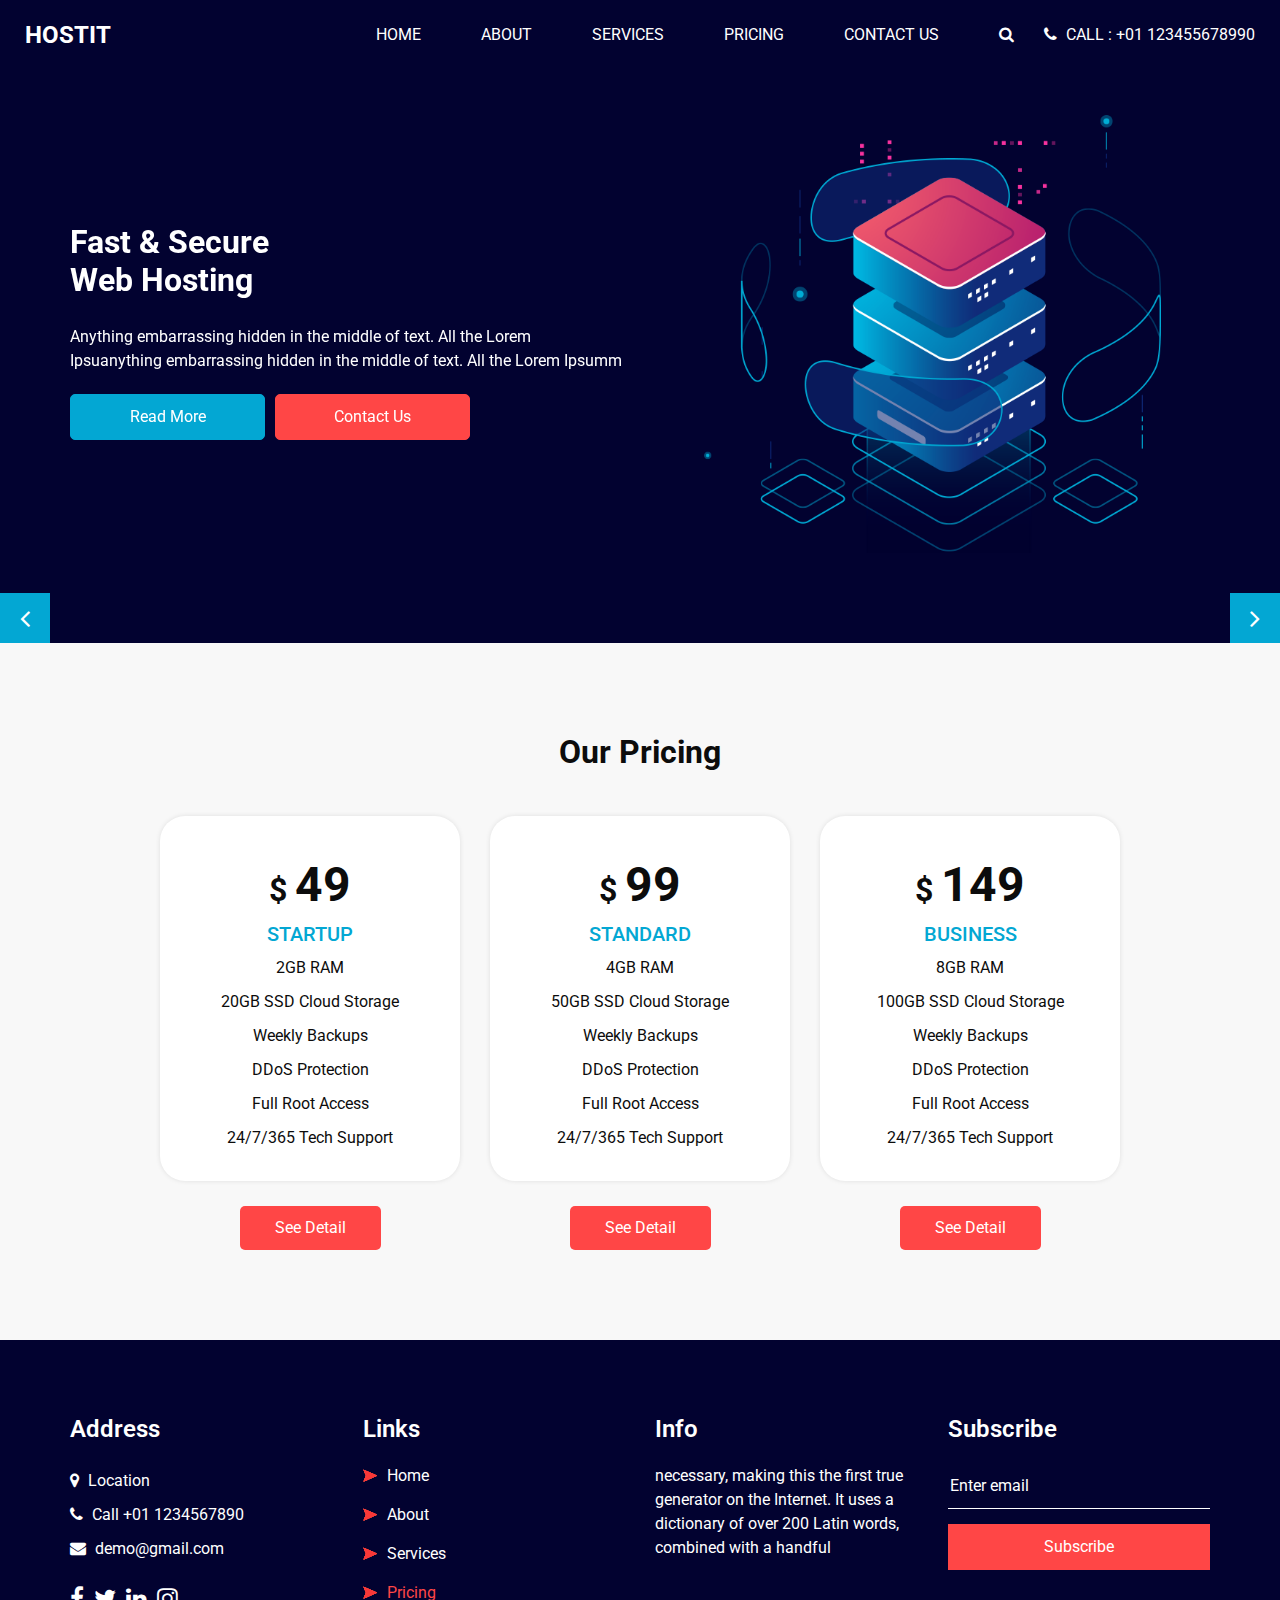
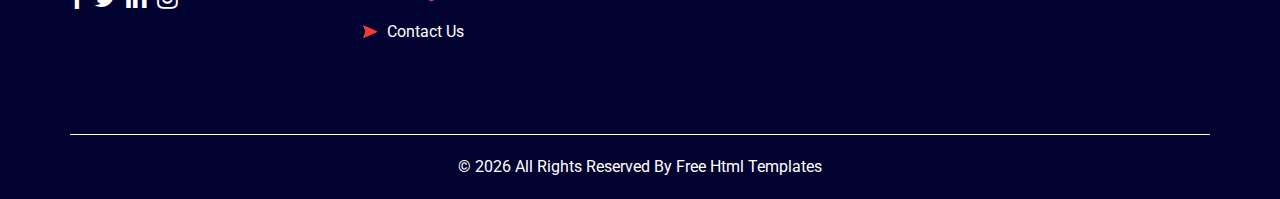
<file: price.html>
<!DOCTYPE html>
<html>

<head>
  <!-- Basic -->
  <meta charset="utf-8" />
  <meta http-equiv="X-UA-Compatible" content="IE=edge" />
  <!-- Mobile Metas -->
  <meta name="viewport" content="width=device-width, initial-scale=1, shrink-to-fit=no" />
  <!-- Site Metas -->
  <link rel="icon" href="images/fevicon.png" type="image/gif" />
  <meta name="keywords" content="" />
  <meta name="description" content="" />
  <meta name="author" content="" />

  <title>Hostit</title>


  <!-- bootstrap core css -->
  <link rel="stylesheet" type="text/css" href="css/bootstrap.css" />

  <!-- fonts style -->
  <link href="https://fonts.googleapis.com/css2?family=Roboto:wght@400;500;700;900&display=swap" rel="stylesheet">

  <!-- font awesome style -->
  <link href="css/font-awesome.min.css" rel="stylesheet" />

  <!-- Custom styles for this template -->
  <link href="css/style.css" rel="stylesheet" />
  <!-- responsive style -->
  <link href="css/responsive.css" rel="stylesheet" />

</head>

<body class="sub_page">

  <div class="hero_area">
    <!-- header section strats -->
    <header class="header_section">
      <div class="container-fluid">
        <nav class="navbar navbar-expand-lg custom_nav-container ">
          <a class="navbar-brand" href="index.html">
            <span>Hostit</span>
          </a>

          <button class="navbar-toggler" type="button" data-toggle="collapse" data-target="#navbarSupportedContent" aria-controls="navbarSupportedContent" aria-expanded="false" aria-label="Toggle navigation">
            <span class=""> </span>
          </button>

          <div class="collapse navbar-collapse" id="navbarSupportedContent">
            <ul class="navbar-nav  ml-auto">
              <li class="nav-item ">
                <a class="nav-link" href="index.html">Home <span class="sr-only">(current)</span></a>
              </li>
              <li class="nav-item">
                <a class="nav-link" href="about.html"> About</a>
              </li>
              <li class="nav-item">
                <a class="nav-link" href="service.html">Services</a>
              </li>
              <li class="nav-item active">
                <a class="nav-link" href="price.html">Pricing</a>
              </li>
              <li class="nav-item">
                <a class="nav-link" href="contact.html">Contact Us</a>
              </li>
            </ul>
            <div class="quote_btn-container">
              <form class="form-inline">
                <button class="btn   nav_search-btn" type="submit">
                  <i class="fa fa-search" aria-hidden="true"></i>
                </button>
              </form>
              <a href="">
                <i class="fa fa-phone" aria-hidden="true"></i>
                <span>
                  Call : +01 123455678990
                </span>
              </a>
            </div>
          </div>
        </nav>
      </div>
    </header>
    <!-- end header section -->
    <!-- slider section -->
    <section class="slider_section ">
      <div id="customCarousel1" class="carousel slide" data-ride="carousel">
        <div class="carousel-inner">
          <div class="carousel-item active">
            <div class="container ">
              <div class="row">
                <div class="col-md-6">
                  <div class="detail-box">
                    <h1>
                      Fast & Secure <br>
                      Web Hosting
                    </h1>
                    <p>
                      Anything embarrassing hidden in the middle of text. All the Lorem Ipsuanything embarrassing hidden in the middle of text. All the Lorem Ipsumm </p>
                    <div class="btn-box">
                      <a href="" class="btn-1">
                        Read More
                      </a>
                      <a href="" class="btn-2">
                        Contact Us
                      </a>
                    </div>
                  </div>
                </div>
                <div class="col-md-6">
                  <div class="row">
                    <div class=" col-lg-10 mx-auto">
                      <div class="img-box">
                        <img src="images/slider-img.png" alt="">
                      </div>
                    </div>
                  </div>
                </div>
              </div>
            </div>
          </div>
          <div class="carousel-item">
            <div class="container ">
              <div class="row">
                <div class="col-md-6">
                  <div class="detail-box">
                    <h1>
                      Fast & Secure <br>
                      Web Hosting
                    </h1>
                    <p>
                      Anything embarrassing hidden in the middle of text. All the Lorem Ipsuanything embarrassing hidden in the middle of text. All the Lorem Ipsumm </p>
                    <div class="btn-box">
                      <a href="" class="btn-1">
                        Read More
                      </a>
                      <a href="" class="btn-2">
                        Contact Us
                      </a>
                    </div>
                  </div>
                </div>
                <div class="col-md-6">
                  <div class="row">
                    <div class=" col-lg-10 mx-auto">
                      <div class="img-box">
                        <img src="images/slider-img.png" alt="">
                      </div>
                    </div>
                  </div>
                </div>
              </div>
            </div>
          </div>
          <div class="carousel-item">
            <div class="container ">
              <div class="row">
                <div class="col-md-6">
                  <div class="detail-box">
                    <h1>
                      Fast & Secure <br>
                      Web Hosting
                    </h1>
                    <p>
                      Anything embarrassing hidden in the middle of text. All the Lorem Ipsuanything embarrassing hidden in the middle of text. All the Lorem Ipsumm </p>
                    <div class="btn-box">
                      <a href="" class="btn-1">
                        Read More
                      </a>
                      <a href="" class="btn-2">
                        Contact Us
                      </a>
                    </div>
                  </div>
                </div>
                <div class="col-md-6">
                  <div class="row">
                    <div class=" col-lg-10 mx-auto">
                      <div class="img-box">
                        <img src="images/slider-img.png" alt="">
                      </div>
                    </div>
                  </div>
                </div>
              </div>
            </div>
          </div>
        </div>
        <div class="carousel_btn-box">
          <a class="carousel-control-prev" href="#customCarousel1" role="button" data-slide="prev">
            <i class="fa fa-angle-left" aria-hidden="true"></i>
            <span class="sr-only">Previous</span>
          </a>
          <a class="carousel-control-next" href="#customCarousel1" role="button" data-slide="next">
            <i class="fa fa-angle-right" aria-hidden="true"></i>
            <span class="sr-only">Next</span>
          </a>
        </div>
      </div>
    </section>
    <!-- end slider section -->
  </div>

  <!-- price section -->

  <section class="price_section layout_padding">
    <div class="container">
      <div class="heading_container heading_center">
        <h2>
          Our Pricing
        </h2>
      </div>
      <div class="price_container ">
        <div class="box">
          <div class="detail-box">
            <h2>$ <span>49</span></h2>
            <h6>
              Startup
            </h6>
            <ul class="price_features">
              <li>
                2GB RAM
              </li>
              <li>
                20GB SSD Cloud Storage
              </li>
              <li>
                Weekly Backups
              </li>
              <li>
                DDoS Protection
              </li>
              <li>
                Full Root Access
              </li>
              <li>
                24/7/365 Tech Support
              </li>
            </ul>
          </div>
          <div class="btn-box">
            <a href="">
              See Detail
            </a>
          </div>
        </div>
        <div class="box">
          <div class="detail-box">
            <h2>$ <span>99</span></h2>
            <h6>
              Standard
            </h6>
            <ul class="price_features">
              <li>
                4GB RAM
              </li>
              <li>
                50GB SSD Cloud Storage
              </li>
              <li>
                Weekly Backups
              </li>
              <li>
                DDoS Protection
              </li>
              <li>
                Full Root Access
              </li>
              <li>
                24/7/365 Tech Support
              </li>
            </ul>
          </div>
          <div class="btn-box">
            <a href="">
              See Detail
            </a>
          </div>
        </div>
        <div class="box">
          <div class="detail-box">
            <h2>$ <span>149</span></h2>
            <h6>
              Business
            </h6>
            <ul class="price_features">
              <li>
                8GB RAM
              </li>
              <li>
                100GB SSD Cloud Storage
              </li>
              <li>
                Weekly Backups
              </li>
              <li>
                DDoS Protection
              </li>
              <li>
                Full Root Access
              </li>
              <li>
                24/7/365 Tech Support
              </li>
            </ul>
          </div>
          <div class="btn-box">
            <a href="">
              See Detail
            </a>
          </div>
        </div>
      </div>
    </div>
  </section>

  <!-- price section -->

  <!-- info section -->

  <section class="info_section layout_padding2">
    <div class="container">
      <div class="row">
        <div class="col-md-3">
          <div class="info_contact">
            <h4>
              Address
            </h4>
            <div class="contact_link_box">
              <a href="">
                <i class="fa fa-map-marker" aria-hidden="true"></i>
                <span>
                  Location
                </span>
              </a>
              <a href="">
                <i class="fa fa-phone" aria-hidden="true"></i>
                <span>
                  Call +01 1234567890
                </span>
              </a>
              <a href="">
                <i class="fa fa-envelope" aria-hidden="true"></i>
                <span>
                  demo@gmail.com
                </span>
              </a>
            </div>
          </div>
          <div class="info_social">
            <a href="">
              <i class="fa fa-facebook" aria-hidden="true"></i>
            </a>
            <a href="">
              <i class="fa fa-twitter" aria-hidden="true"></i>
            </a>
            <a href="">
              <i class="fa fa-linkedin" aria-hidden="true"></i>
            </a>
            <a href="">
              <i class="fa fa-instagram" aria-hidden="true"></i>
            </a>
          </div>
        </div>
        <div class="col-md-3">
          <div class="info_link_box">
            <h4>
              Links
            </h4>
            <div class="info_links">
              <a class="" href="index.html">
                <img src="images/nav-bullet.png" alt="">
                Home
              </a>
              <a class="" href="about.html">
                <img src="images/nav-bullet.png" alt="">
                About
              </a>
              <a class="" href="service.html">
                <img src="images/nav-bullet.png" alt="">
                Services
              </a>
              <a class="active" href="price.html">
                <img src="images/nav-bullet.png" alt="">
                Pricing
              </a>
              <a class="" href="contact.html">
                <img src="images/nav-bullet.png" alt="">
                Contact Us
              </a>
            </div>
          </div>
        </div>
        <div class="col-md-3">
          <div class="info_detail">
            <h4>
              Info
            </h4>
            <p>
              necessary, making this the first true generator on the Internet. It uses a dictionary of over 200 Latin words, combined with a handful
            </p>
          </div>
        </div>
        <div class="col-md-3 mb-0">
          <h4>
            Subscribe
          </h4>
          <form action="#">
            <input type="text" placeholder="Enter email" />
            <button type="submit">
              Subscribe
            </button>
          </form>
        </div>
      </div>
    </div>
  </section>

  <!-- end info section -->


  <!-- footer section -->
  <footer class="footer_section">
    <div class="container">
      <p>
        &copy; <span id="displayYear"></span> All Rights Reserved By
        <a href="https://html.design/">Free Html Templates</a>
      </p>
    </div>
  </footer>
  <!-- footer section -->

  <!-- jQery -->
  <script src="js/jquery-3.4.1.min.js"></script>
  <!-- bootstrap js -->
  <script src="js/bootstrap.js"></script>
  <!-- custom js -->
  <script src="js/custom.js"></script>


</body>

</html>
</file>
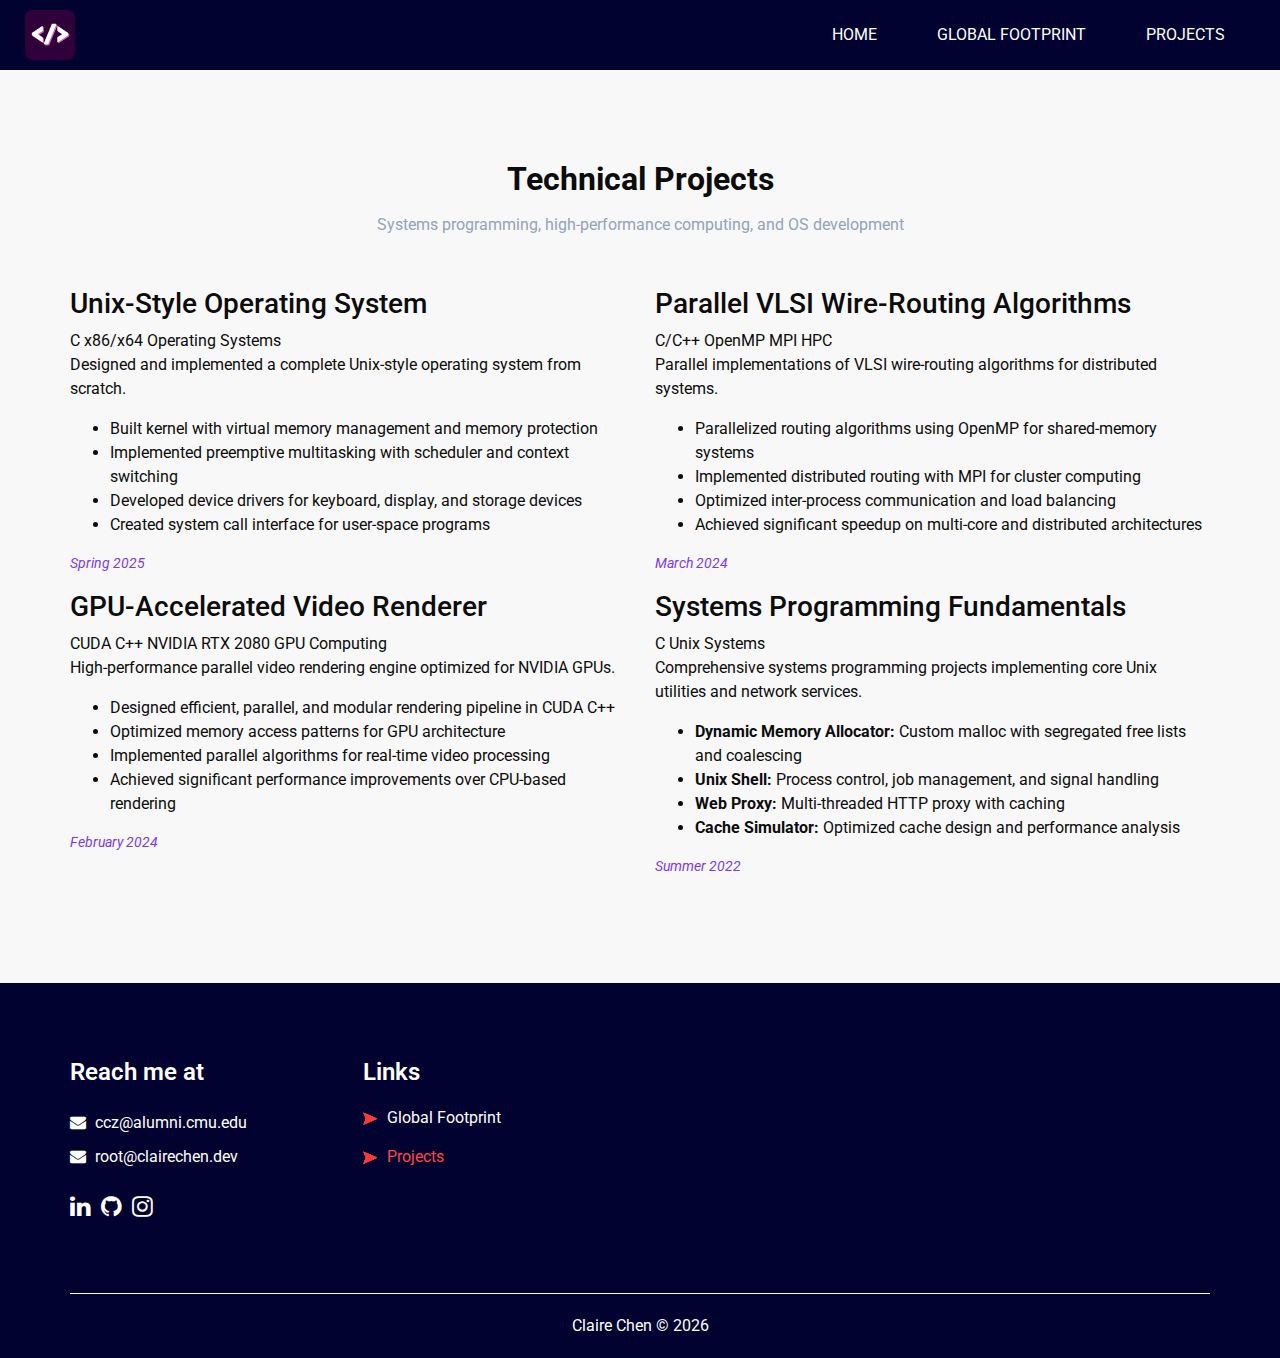
<file: projects.html>
<!DOCTYPE html>
<html>

<head>
  <!-- Basic -->
  <meta charset="utf-8" />
  <meta http-equiv="X-UA-Compatible" content="IE=edge" />
  <!-- Mobile Metas -->
  <meta name="viewport" content="width=device-width, initial-scale=1, shrink-to-fit=no" />
  <!-- Site Metas -->
  <link rel="icon" href="images/fevicon.png" type="image/gif" />
  <meta name="keywords" content="" />
  <meta name="description" content="" />
  <meta name="author" content="" />

  <title>Projects - Claire Chen</title>


  <!-- bootstrap core css -->
  <link rel="stylesheet" type="text/css" href="css/bootstrap.css" />

  <!-- fonts style -->
  <link href="https://fonts.googleapis.com/css2?family=Roboto:wght@400;500;700;900&display=swap" rel="stylesheet">

  <!-- font awesome style -->
  <link href="css/font-awesome.min.css" rel="stylesheet" />

  <!-- Custom styles for this template -->
  <link href="css/style.css" rel="stylesheet" />
  <!-- responsive style -->
  <link href="css/responsive.css" rel="stylesheet" />

</head>

<body class="sub_page">

  <div class="hero_area">
        <!-- header section strats -->
        <header class="header_section">
          <div class="container-fluid">
            <nav class="navbar navbar-expand-lg custom_nav-container ">
              <a class="navbar-brand" href="index.html" style="padding: 0;">
                <img src="favicon/web-app-manifest-192x192.png" alt="Logo" style="height: 50px; width: auto; border-radius: 8px; object-fit: cover;">
              </a>
    
              <button class="navbar-toggler" type="button" data-toggle="collapse" data-target="#navbarSupportedContent" aria-controls="navbarSupportedContent" aria-expanded="false" aria-label="Toggle navigation">
                <span class=""> </span>
              </button>
    
              <div class="collapse navbar-collapse" id="navbarSupportedContent">
                <ul class="navbar-nav  ml-auto">
                  <li class="nav-item active">
                    <a class="nav-link" href="index.html">Home <span class="sr-only">(current)</span></a>
                  </li>
                  <li class="nav-item">
                    <a class="nav-link" href="footprint.html"> Global Footprint</a>
                  </li>
                  <li class="nav-item">
                    <a class="nav-link" href="projects.html"> Projects</a>
                  </li>
                </ul>
              </div>
            </nav>
          </div>
        </header>
        <!-- end header section -->
  </div>

  <!-- projects gallery section -->

  <section class="projects_section layout_padding">
    <div class="container">
      <div class="heading_container heading_center">
        <h2>
          Technical Projects
        </h2>
        <p style="color: #94a3b8; margin-top: 15px;">
          Systems programming, high-performance computing, and OS development
        </p>
      </div>

      <div class="row" style="margin-top: 50px;">
        <!-- Project 1: Unix Operating System -->
        <div class="col-lg-6">
          <div class="project-card">
            <h3>Unix-Style Operating System</h3>
            <div class="tech-stack">
              <span class="tech-tag">C</span>
              <span class="tech-tag">x86/x64</span>
              <span class="tech-tag">Operating Systems</span>
            </div>
            <p>Designed and implemented a complete Unix-style operating system from scratch.</p>
            <ul>
              <li>Built kernel with virtual memory management and memory protection</li>
              <li>Implemented preemptive multitasking with scheduler and context switching</li>
              <li>Developed device drivers for keyboard, display, and storage devices</li>
              <li>Created system call interface for user-space programs</li>
            </ul>
            <p style="color: #7c3aed; font-size: 14px; margin-top: 15px;"><em>Spring 2025</em></p>
          </div>
        </div>

        <!-- Project 2: VLSI Wire-Routing -->
        <div class="col-lg-6">
          <div class="project-card">
            <h3>Parallel VLSI Wire-Routing Algorithms</h3>
            <div class="tech-stack">
              <span class="tech-tag">C/C++</span>
              <span class="tech-tag">OpenMP</span>
              <span class="tech-tag">MPI</span>
              <span class="tech-tag">HPC</span>
            </div>
            <p>Parallel implementations of VLSI wire-routing algorithms for distributed systems.</p>
            <ul>
              <li>Parallelized routing algorithms using OpenMP for shared-memory systems</li>
              <li>Implemented distributed routing with MPI for cluster computing</li>
              <li>Optimized inter-process communication and load balancing</li>
              <li>Achieved significant speedup on multi-core and distributed architectures</li>
            </ul>
            <p style="color: #7c3aed; font-size: 14px; margin-top: 15px;"><em>March 2024</em></p>
          </div>
        </div>

        <!-- Project 3: CUDA Video Renderer -->
        <div class="col-lg-6">
          <div class="project-card">
            <h3>GPU-Accelerated Video Renderer</h3>
            <div class="tech-stack">
              <span class="tech-tag">CUDA C++</span>
              <span class="tech-tag">NVIDIA RTX 2080</span>
              <span class="tech-tag">GPU Computing</span>
            </div>
            <p>High-performance parallel video rendering engine optimized for NVIDIA GPUs.</p>
            <ul>
              <li>Designed efficient, parallel, and modular rendering pipeline in CUDA C++</li>
              <li>Optimized memory access patterns for GPU architecture</li>
              <li>Implemented parallel algorithms for real-time video processing</li>
              <li>Achieved significant performance improvements over CPU-based rendering</li>
            </ul>
            <p style="color: #7c3aed; font-size: 14px; margin-top: 15px;"><em>February 2024</em></p>
          </div>
        </div>

        <!-- Project 4: Systems Programming Suite -->
        <div class="col-lg-6">
          <div class="project-card">
            <h3>Systems Programming Fundamentals</h3>
            <div class="tech-stack">
              <span class="tech-tag">C</span>
              <span class="tech-tag">Unix</span>
              <span class="tech-tag">Systems</span>
            </div>
            <p>Comprehensive systems programming projects implementing core Unix utilities and network services.</p>
            <ul>
              <li><strong>Dynamic Memory Allocator:</strong> Custom malloc with segregated free lists and coalescing</li>
              <li><strong>Unix Shell:</strong> Process control, job management, and signal handling</li>
              <li><strong>Web Proxy:</strong> Multi-threaded HTTP proxy with caching</li>
              <li><strong>Cache Simulator:</strong> Optimized cache design and performance analysis</li>
            </ul>
            <p style="color: #7c3aed; font-size: 14px; margin-top: 15px;"><em>Summer 2022</em></p>
          </div>
        </div>
      </div>
    </div>
  </section>

  <!-- end projects gallery section -->
  <!-- info section -->
  <section class="info_section layout_padding2">
    <div class="container">
      <div class="row">
        <div class="col-md-3">
          <div class="info_contact">
            <h4>
              Reach me at
            </h4>
            <div class="contact_link_box">
              <!-- <a href="">
                <i class="fa fa-map-marker" aria-hidden="true"></i>
                <span>
                  Princeton, NJ
                </span>
              </a> -->
              <a href="mailto:ccz@alumni.cmu.edu">
                <i class="fa fa-envelope" aria-hidden="true"></i>
                <span>
                  ccz@alumni.cmu.edu
                </span>
              </a>
              <a href="mailto:root@clairechen.dev">
                <i class="fa fa-envelope" aria-hidden="true"></i>
                <span>
                  root@clairechen.dev
                </span>
              </a>
            </div>
          </div>
          <div class="info_social">
            <a href="https://www.linkedin.com/in/clairecch/">
              <i class="fa fa-linkedin" aria-hidden="true"></i>
            </a>
            <a href="https://github.com/clairec03/">
              <i class="fa fa-github" aria-hidden="true"></i>
            </a>
            <a href="https://instagram.com/claire.cch/">
              <i class="fa fa-instagram" aria-hidden="true"></i>
            </a>
          </div>
        </div>
        <div class="col-md-3">
          <div class="info_link_box">
            <h4>
              Links
            </h4>
            <div class="info_links">
              <a class="" href="footprint.html">
                <img src="images/nav-bullet.png" alt="">
                Global Footprint
              </a>
              <a class="active" href="projects.html">
                <img src="images/nav-bullet.png" alt="">
                Projects
              </a>
            </div>
          </div>
        </div>
      </div>
    </div>
  </section>

  <!-- end info section -->

  <!-- footer section -->
  <footer class="footer_section">
    <div class="container">
      <p>
        Claire Chen &copy; <span id="displayYear"></span>
      </p>
    </div>
  </footer>
  <!-- footer section -->

  <!-- jQery -->
  <script src="js/jquery-3.4.1.min.js"></script>
  <!-- bootstrap js -->
  <script src="js/bootstrap.js"></script>
  <!-- custom js -->
  <script src="js/custom.js"></script>


</body>

</html>
</file>
<file: css/style.css>
body {
  font-family: "Roboto", sans-serif;
  color: #0c0c0c;
  background-color: #f8f8f8;
  overflow-x: hidden;
}

.layout_padding {
  padding: 90px 0;
}

.layout_padding2 {
  padding: 75px 0;
}

.layout_padding2-top {
  padding-top: 75px;
}

.layout_padding2-bottom {
  padding-bottom: 75px;
}

.layout_padding-top {
  padding-top: 90px;
}

.layout_padding-bottom {
  padding-bottom: 90px;
}

.heading_container {
  display: -webkit-box;
  display: -ms-flexbox;
  display: flex;
  -webkit-box-orient: vertical;
  -webkit-box-direction: normal;
      -ms-flex-direction: column;
          flex-direction: column;
  -webkit-box-align: start;
      -ms-flex-align: start;
          align-items: flex-start;
}

.heading_container h2 {
  position: relative;
  font-weight: bold;
  margin: 0;
}

.heading_container.heading_center {
  -webkit-box-align: center;
      -ms-flex-align: center;
          align-items: center;
  text-align: center;
}

.heading_container p {
  margin-top: 10px;
  margin-bottom: 0;
}

.container_border_style {
  position: relative;
  padding: 20px;
}

.container_border_style::before, .container_border_style::after {
  content: "";
  position: absolute;
  top: 50%;
  width: 3px;
  height: 90px;
  background-color: #03a7d3;
  -webkit-transform: translateY(-50%);
          transform: translateY(-50%);
}

.container_border_style::before {
  left: 0;
}

.container_border_style::after {
  right: 0;
}

a,
a:hover,
a:focus {
  text-decoration: none;
}

a:hover,
a:focus {
  color: initial;
}

.btn,
.btn:focus {
  outline: none !important;
  -webkit-box-shadow: none;
          box-shadow: none;
}

/*header section*/
.hero_area {
  position: relative;
  background-color: #020230;
  min-height: 100vh;
  display: -webkit-box;
  display: -ms-flexbox;
  display: flex;
  -webkit-box-orient: vertical;
  -webkit-box-direction: normal;
      -ms-flex-direction: column;
          flex-direction: column;
}

.sub_page .hero_area {
  min-height: auto;
}

.header_section .container-fluid {
  padding-right: 25px;
  padding-left: 25px;
}

.navbar-brand span {
  font-weight: bold;
  color: #ffffff;
  font-size: 24px;
  text-transform: uppercase;
}

.custom_nav-container {
  padding: 10px 0;
}

.custom_nav-container .navbar-nav .nav-item .nav-link {
  padding: 3px 15px;
  margin: 10px 15px;
  color: #ffffff;
  text-align: center;
  text-transform: uppercase;
}

.custom_nav-container .nav_search-btn {
  width: 35px;
  height: 35px;
  padding: 0;
  border: none;
  color: #ffffff;
  margin: 0 20px;
}

.custom_nav-container .navbar-toggler {
  outline: none;
}

.custom_nav-container .navbar-toggler {
  padding: 0;
  width: 37px;
  height: 42px;
  -webkit-transition: all 0.3s;
  transition: all 0.3s;
}

.custom_nav-container .navbar-toggler span {
  display: block;
  width: 35px;
  height: 4px;
  background-color: #ffffff;
  margin: 7px 0;
  -webkit-transition: all 0.3s;
  transition: all 0.3s;
  position: relative;
  border-radius: 5px;
  transition: all 0.3s;
}

.custom_nav-container .navbar-toggler span::before, .custom_nav-container .navbar-toggler span::after {
  content: "";
  position: absolute;
  left: 0;
  height: 100%;
  width: 100%;
  background-color: #ffffff;
  top: -10px;
  border-radius: 5px;
  -webkit-transition: all 0.3s;
  transition: all 0.3s;
}

.custom_nav-container .navbar-toggler span::after {
  top: 10px;
}

.custom_nav-container .navbar-toggler[aria-expanded="true"] {
  -webkit-transform: rotate(360deg);
          transform: rotate(360deg);
}

.custom_nav-container .navbar-toggler[aria-expanded="true"] span {
  -webkit-transform: rotate(45deg);
          transform: rotate(45deg);
}

.custom_nav-container .navbar-toggler[aria-expanded="true"] span::before, .custom_nav-container .navbar-toggler[aria-expanded="true"] span::after {
  -webkit-transform: rotate(90deg);
          transform: rotate(90deg);
  top: 0;
}

.custom_nav-container .navbar-toggler[aria-expanded="true"] .s-1 {
  -webkit-transform: rotate(45deg);
          transform: rotate(45deg);
  margin: 0;
  margin-bottom: -4px;
}

.custom_nav-container .navbar-toggler[aria-expanded="true"] .s-2 {
  display: none;
}

.custom_nav-container .navbar-toggler[aria-expanded="true"] .s-3 {
  -webkit-transform: rotate(-45deg);
          transform: rotate(-45deg);
  margin: 0;
  margin-top: -4px;
}

.custom_nav-container .navbar-toggler[aria-expanded="false"] .s-1,
.custom_nav-container .navbar-toggler[aria-expanded="false"] .s-2,
.custom_nav-container .navbar-toggler[aria-expanded="false"] .s-3 {
  -webkit-transform: none;
          transform: none;
}

.quote_btn-container {
  display: -webkit-box;
  display: -ms-flexbox;
  display: flex;
  -webkit-box-align: center;
      -ms-flex-align: center;
          align-items: center;
}

.quote_btn-container a {
  color: #ffffff;
  text-transform: uppercase;
}

.quote_btn-container a span {
  margin-left: 5px;
}

/*end header section*/
/* slider section */
.slider_section {
  -webkit-box-flex: 1;
      -ms-flex: 1;
          flex: 1;
  display: -webkit-box;
  display: -ms-flexbox;
  display: flex;
  -webkit-box-align: center;
      -ms-flex-align: center;
          align-items: center;
  padding-top: 45px;
  padding-bottom: 90px;
}

.slider_section .row {
  -webkit-box-align: center;
      -ms-flex-align: center;
          align-items: center;
}

.slider_section #customCarousel1 {
  width: 100%;
  position: unset;
}

.slider_section .detail-box {
  color: #ffffff;
}

.slider_section .detail-box h1 {
  font-weight: bold;
  margin-bottom: 25px;
  font-size: 2rem;
}

.slider_section .detail-box h1 span {
  font-size: 3rem;
  color: #03a7d3;
}

.slider_section .detail-box .btn-box {
  display: -webkit-box;
  display: -ms-flexbox;
  display: flex;
  margin: 0 -5px;
}

.slider_section .detail-box a {
  margin: 5px;
  width: 195px;
  text-align: center;
}

.slider_section .detail-box .btn-1 {
  display: inline-block;
  padding: 10px 15px;
  background-color: #03a7d3;
  color: #ffffff;
  border-radius: 5px;
  border: 1px solid #03a7d3;
  -webkit-transition: all .3s;
  transition: all .3s;
}

.slider_section .detail-box .btn-1:hover {
  background-color: transparent;
  color: #03a7d3;
}

.slider_section .detail-box .btn-2 {
  display: inline-block;
  padding: 10px 15px;
  background-color: #ff4646;
  color: #ffffff;
  border-radius: 5px;
  border: 1px solid #ff4646;
  -webkit-transition: all .3s;
  transition: all .3s;
}

.slider_section .detail-box .btn-2:hover {
  background-color: transparent;
  color: #ff4646;
}

.slider_section .img-box img {
  width: 100%;
}

.slider_section .carousel_btn-box {
  position: absolute;
  bottom: 0;
  left: 0;
  display: -webkit-box;
  display: -ms-flexbox;
  display: flex;
  -webkit-box-pack: justify;
      -ms-flex-pack: justify;
          justify-content: space-between;
  width: 100%;
  height: 50px;
  z-index: 3;
  font-size: 22px;
}

.slider_section .carousel_btn-box .carousel-control-prev,
.slider_section .carousel_btn-box .carousel-control-next {
  position: unset;
  width: 50px;
  height: 50px;
  background-color: #03a7d3;
  opacity: 1;
  font-size: 28px;
  -webkit-transition: all .3s;
  transition: all .3s;
}

.slider_section .carousel_btn-box .carousel-control-prev:hover,
.slider_section .carousel_btn-box .carousel-control-next:hover {
  background-color: #ffffff;
  color: #000000;
}

.about_section .row {
  -webkit-box-align: center;
      -ms-flex-align: center;
          align-items: center;
}

.about_section .img-box img {
  max-width: 100%;
}

.about_section .detail-box p {
  color: #999;
  margin-top: 15px;
}

.about_section .detail-box a {
  display: inline-block;
  padding: 10px 45px;
  background-color: #ff4646;
  color: #ffffff;
  border-radius: 5px;
  border: 1px solid #ff4646;
  -webkit-transition: all .3s;
  transition: all .3s;
  margin-top: 15px;
}

.about_section .detail-box a:hover {
  background-color: transparent;
  color: #ff4646;
}

.service_section {
  position: relative;
}

.service_section .box {
  margin-top: 45px;
  display: -webkit-box;
  display: -ms-flexbox;
  display: flex;
  -webkit-box-orient: vertical;
  -webkit-box-direction: normal;
      -ms-flex-direction: column;
          flex-direction: column;
  -webkit-box-align: center;
      -ms-flex-align: center;
          align-items: center;
  text-align: center;
  padding: 25px;
  background-color: #fafafa;
  -webkit-box-shadow: 0 0 5px 0 rgba(0, 0, 0, 0.15);
          box-shadow: 0 0 5px 0 rgba(0, 0, 0, 0.15);
}

.service_section .box .img-box {
  width: 75px;
  height: 75px;
  background-color: #03a7d3;
  border-radius: 100%;
  display: -webkit-box;
  display: -ms-flexbox;
  display: flex;
  -webkit-box-pack: center;
      -ms-flex-pack: center;
          justify-content: center;
  -webkit-box-align: center;
      -ms-flex-align: center;
          align-items: center;
  -webkit-transition: all .2s;
  transition: all .2s;
  padding: 10px;
}

.service_section .box .img-box img {
  width: 100%;
  max-width: 45px;
  max-height: 45px;
}

.service_section .box .detail-box {
  margin-top: 15px;
}

.service_section .box .detail-box h4 {
  font-weight: bold;
  font-size: 22px;
}

.service_section .box .detail-box a {
  color: #03a7d3;
}

.service_section .box .detail-box a:hover {
  color: #ff4646;
}

.service_section .box:hover .img-box {
  background-color: #ff4646;
}

.server_section {
  background: linear-gradient(110deg, transparent 25%, #020230 25%);
  padding: 55px 0;
  color: #ffffff;
}

.server_section .row {
  -webkit-box-align: center;
      -ms-flex-align: center;
          align-items: center;
}

.server_section .img-box {
  position: relative;
}

.server_section .img-box img {
  width: 100%;
}

.server_section .img-box .play_btn {
  position: absolute;
  top: 50%;
  left: 50%;
  display: -webkit-box;
  display: -ms-flexbox;
  display: flex;
  -webkit-box-align: center;
      -ms-flex-align: center;
          align-items: center;
  -webkit-box-pack: center;
      -ms-flex-pack: center;
          justify-content: center;
  width: 65px;
  height: 65px;
  -webkit-transform: translate(-50%, -50%);
          transform: translate(-50%, -50%);
  border: none;
}

.server_section .img-box .play_btn button {
  background-color: transparent;
  border: none;
  background-color: #03a7d3;
  color: #ffffff;
  width: 100%;
  height: 100%;
  border-radius: 100%;
  position: relative;
  z-index: 3;
  outline: none;
}

.server_section .img-box .play_btn:before, .server_section .img-box .play_btn:after {
  content: "";
  width: 100%;
  height: 100%;
  position: absolute;
  top: 50%;
  left: 50%;
  background-color: #03a7d3;
  opacity: 1;
  border-radius: 100%;
  -webkit-transform: translate(-50%, -50%);
          transform: translate(-50%, -50%);
}

.server_section .img-box .play_btn:before {
  z-index: 2;
  -webkit-animation: before-animation 1500ms infinite;
          animation: before-animation 1500ms infinite;
}

.server_section .img-box .play_btn:after {
  z-index: 1;
  -webkit-animation: after-animation 1500ms infinite;
          animation: after-animation 1500ms infinite;
}

@-webkit-keyframes before-animation {
  0% {
    -webkit-transform: translateX(-50%) translateY(-50%) translateZ(0) scale(1);
            transform: translateX(-50%) translateY(-50%) translateZ(0) scale(1);
    opacity: 1;
  }
  100% {
    -webkit-transform: translateX(-50%) translateY(-50%) translateZ(0) scale(1.5);
            transform: translateX(-50%) translateY(-50%) translateZ(0) scale(1.5);
    opacity: 0;
  }
}

@keyframes before-animation {
  0% {
    -webkit-transform: translateX(-50%) translateY(-50%) translateZ(0) scale(1);
            transform: translateX(-50%) translateY(-50%) translateZ(0) scale(1);
    opacity: 1;
  }
  100% {
    -webkit-transform: translateX(-50%) translateY(-50%) translateZ(0) scale(1.5);
            transform: translateX(-50%) translateY(-50%) translateZ(0) scale(1.5);
    opacity: 0;
  }
}

@-webkit-keyframes after-animation {
  0% {
    -webkit-transform: translateX(-50%) translateY(-50%) translateZ(0) scale(1);
            transform: translateX(-50%) translateY(-50%) translateZ(0) scale(1);
    opacity: 1;
  }
  100% {
    -webkit-transform: translateX(-50%) translateY(-50%) translateZ(0) scale(2);
            transform: translateX(-50%) translateY(-50%) translateZ(0) scale(2);
    opacity: 0;
  }
}

@keyframes after-animation {
  0% {
    -webkit-transform: translateX(-50%) translateY(-50%) translateZ(0) scale(1);
            transform: translateX(-50%) translateY(-50%) translateZ(0) scale(1);
    opacity: 1;
  }
  100% {
    -webkit-transform: translateX(-50%) translateY(-50%) translateZ(0) scale(2);
            transform: translateX(-50%) translateY(-50%) translateZ(0) scale(2);
    opacity: 0;
  }
}

.server_section .detail-box a {
  display: inline-block;
  padding: 10px 45px;
  background-color: #ff4646;
  color: #ffffff;
  border-radius: 5px;
  border: 1px solid #ff4646;
  -webkit-transition: all .3s;
  transition: all .3s;
  margin-top: 25px;
}

.server_section .detail-box a:hover {
  background-color: transparent;
  color: #ff4646;
}

.price_section .price_container {
  display: -webkit-box;
  display: -ms-flexbox;
  display: flex;
  -ms-flex-wrap: wrap;
      flex-wrap: wrap;
  -webkit-box-pack: center;
      -ms-flex-pack: center;
          justify-content: center;
  text-align: center;
}

.price_section .price_container .box {
  margin: 45px 15px 0 15px;
}

.price_section .price_container .box .detail-box {
  width: 300px;
  padding: 40px 20px 15px 20px;
  background-color: #fff;
  border-radius: 25px;
  -webkit-box-shadow: 0 0 5px 0 rgba(0, 0, 0, 0.1);
          box-shadow: 0 0 5px 0 rgba(0, 0, 0, 0.1);
}

.price_section .price_container .box .detail-box h2 {
  font-weight: bold;
}

.price_section .price_container .box .detail-box h2 span {
  font-size: 3rem;
}

.price_section .price_container .box .detail-box h6 {
  text-transform: uppercase;
  color: #03a7d3;
  font-size: 20px;
  margin-bottom: 10px;
}

.price_section .price_container .box .price_features {
  padding: 0;
  list-style-type: none;
}

.price_section .price_container .box .price_features li {
  margin: 10px 0;
}

.price_section .price_container .box .btn-box {
  margin-top: 25px;
}

.price_section .price_container .box .btn-box a {
  display: inline-block;
  padding: 10px 35px;
  background-color: #ff4646;
  color: #ffffff;
  border-radius: 5px;
  border: 1px solid #ff4646;
  -webkit-transition: all .3s;
  transition: all .3s;
  border: none;
}

.price_section .price_container .box .btn-box a:hover {
  background-color: transparent;
  color: #ff4646;
}

.price_section .price_container .box .btn-box a:hover {
  background-color: #03a7d3;
  color: #ffffff;
}

.price_section .price_container .box:hover {
  color: #ffffff;
}

.price_section .price_container .box:hover .detail-box {
  background-color: #03a7d3;
}

.price_section .price_container .box:hover h6 {
  color: #ffffff;
}

.price_section .price_container .box:hover a {
  background-color: #03a7d3;
  color: #ffffff;
}

.client_section {
  padding-bottom: 45px;
}

.client_section .heading_container {
  margin-bottom: 35px;
}

.client_section .box {
  display: -webkit-box;
  display: -ms-flexbox;
  display: flex;
  -webkit-box-align: center;
      -ms-flex-align: center;
          align-items: center;
  margin: 45px 0;
}

.client_section .box .img-box {
  width: 125px;
  height: 125px;
  min-width: 125px;
  border-radius: 100%;
  overflow: hidden;
  margin-right: -65px;
  position: relative;
}

.client_section .box .img-box img {
  width: 100%;
}

.client_section .box .client_info {
  display: -webkit-box;
  display: -ms-flexbox;
  display: flex;
  -webkit-box-pack: justify;
      -ms-flex-pack: justify;
          justify-content: space-between;
}

.client_section .box .client_info .client_name h5 {
  font-weight: bold;
  color: #03a7d3;
  margin-bottom: 0;
  text-transform: uppercase;
}

.client_section .box .client_info .client_name h6 {
  margin-bottom: 0;
  color: #ff4646;
  font-weight: normal;
  font-size: 14px;
  text-transform: uppercase;
}

.client_section .box .client_info i {
  font-size: 24px;
  color: #03a7d3;
}

.client_section .box p {
  margin-top: 25px;
}

.client_section .box .detail-box {
  background-color: #ffffff;
  padding: 45px 45px 45px 85px;
  -webkit-box-shadow: 0 0 5px 0 rgba(0, 0, 0, 0.2);
          box-shadow: 0 0 5px 0 rgba(0, 0, 0, 0.2);
}

.client_section .carousel-control-prev,
.client_section .carousel-control-next {
  width: 50px;
  height: 50px;
  background-color: #03a7d3;
  opacity: 1;
  font-size: 28px;
  font-weight: bold;
  top: 50%;
  -webkit-transform: translateY(-50%);
          transform: translateY(-50%);
}

.client_section .carousel-control-prev {
  left: 0;
}

.client_section .carousel-control-next {
  right: 0;
}

.contact_section {
  position: relative;
}

.contact_section .heading_container {
  margin-bottom: 45px;
}

.contact_section .form_container input {
  width: 100%;
  border: 1px solid #b0b0b0;
  height: 50px;
  margin-bottom: 25px;
  padding-left: 15px;
  background-color: transparent;
  outline: none;
  color: #101010;
}

.contact_section .form_container input::-webkit-input-placeholder {
  color: #b0b0b0;
}

.contact_section .form_container input:-ms-input-placeholder {
  color: #b0b0b0;
}

.contact_section .form_container input::-ms-input-placeholder {
  color: #b0b0b0;
}

.contact_section .form_container input::placeholder {
  color: #b0b0b0;
}

.contact_section .form_container input.message-box {
  height: 120px;
}

.contact_section .form_container .btn_box {
  display: -webkit-box;
  display: -ms-flexbox;
  display: flex;
  -webkit-box-pack: center;
      -ms-flex-pack: center;
          justify-content: center;
}

.contact_section .form_container button {
  border: none;
  text-transform: uppercase;
  display: inline-block;
  padding: 15px 65px;
  background-color: #ff4646;
  color: #ffffff;
  border-radius: 0;
  border: 1px solid #ff4646;
  -webkit-transition: all .3s;
  transition: all .3s;
  font-weight: bold;
}

.contact_section .form_container button:hover {
  background-color: transparent;
  color: #ff4646;
}

/* info section */
.info_section {
  background-color: #020230;
  color: #ffffff;
}

.info_section h4 {
  font-weight: 600;
  margin-bottom: 20px;
}

.info_section .info_contact .contact_link_box {
  display: -webkit-box;
  display: -ms-flexbox;
  display: flex;
  -webkit-box-orient: vertical;
  -webkit-box-direction: normal;
      -ms-flex-direction: column;
          flex-direction: column;
}

.info_section .info_contact .contact_link_box a {
  margin: 5px 0;
  color: #ffffff;
}

.info_section .info_contact .contact_link_box a i {
  margin-right: 5px;
}

.info_section .info_contact .contact_link_box a:hover {
  color: #ff4646;
}

.info_section .info_social {
  display: -webkit-box;
  display: -ms-flexbox;
  display: flex;
  margin-top: 20px;
}

.info_section .info_social a {
  display: -webkit-box;
  display: -ms-flexbox;
  display: flex;
  -webkit-box-pack: center;
      -ms-flex-pack: center;
          justify-content: center;
  -webkit-box-align: center;
      -ms-flex-align: center;
          align-items: center;
  color: #ffffff;
  border-radius: 100%;
  margin-right: 10px;
  font-size: 24px;
}

.info_section .info_social a:hover {
  color: #ff4646;
}

.info_section .info_links {
  display: -webkit-box;
  display: -ms-flexbox;
  display: flex;
  -webkit-box-orient: vertical;
  -webkit-box-direction: normal;
      -ms-flex-direction: column;
          flex-direction: column;
  -ms-flex-wrap: wrap;
      flex-wrap: wrap;
}

.info_section .info_links a {
  display: -webkit-box;
  display: -ms-flexbox;
  display: flex;
  -webkit-box-align: center;
      -ms-flex-align: center;
          align-items: center;
  margin-bottom: 15px;
  color: #ffffff;
}

.info_section .info_links a img {
  margin-right: 10px;
}

.info_section .info_links a:hover, .info_section .info_links a.active {
  color: #ff4646;
}

.info_section form input {
  border: none;
  border-bottom: 1px solid #ffffff;
  background-color: transparent;
  width: 100%;
  height: 45px;
  color: #ffffff;
  outline: none;
}

.info_section form input::-webkit-input-placeholder {
  color: #ffffff;
}

.info_section form input:-ms-input-placeholder {
  color: #ffffff;
}

.info_section form input::-ms-input-placeholder {
  color: #ffffff;
}

.info_section form input::placeholder {
  color: #ffffff;
}

.info_section form button {
  width: 100%;
  text-align: center;
  display: inline-block;
  padding: 10px 55px;
  background-color: #ff4646;
  color: #ffffff;
  border-radius: 0;
  border: 1px solid #ff4646;
  -webkit-transition: all .3s;
  transition: all .3s;
  margin-top: 15px;
}

.info_section form button:hover {
  background-color: transparent;
  color: #ff4646;
}

/* end info section */
/* footer section*/
.footer_section {
  position: relative;
  background-color: #020230;
  text-align: center;
}

.footer_section p {
  color: #ffffff;
  padding: 20px 0;
  margin: 0;
  border-top: 1px solid #ffffff;
}

.footer_section p a {
  color: inherit;
}
/*# sourceMappingURL=style.css.map */
</file>
<file: css/responsive.css>
@media (max-width: 1300px) {}

@media (max-width: 1120px) {}

@media (max-width: 992px) {
  .hero_area {
    min-height: auto;
  }

  #navbarSupportedContent {
    padding: 15px 0 25px 0;
  }

  .quote_btn-container {
    flex-direction: column;
    align-items: center;
  }

  .quote_btn-container a {
    margin-right: 0;
    margin-top: 10px;
  }

  .slider_section {
    padding: 45px 0 90px 0;
  }


  .client_section .box {
    margin: 15px;
  }

  .client_section .carousel_btn-box {
    display: flex;
    justify-content: center;
    margin-top: 45px;
  }

  .client_section .carousel-control-prev,
  .client_section .carousel-control-next {
    position: unset;
    margin: 0 2.5px;
    width: 45px;
    height: 45px;
  }

  .info_section .info_main_row>div {
    margin-bottom: 25px;
  }
}

@media (max-width: 768px) {
  .slider_section .detail-box {
    margin-bottom: 45px;
    text-align: center;
  }

  .slider_section .detail-box .btn-box {
    justify-content: center;
  }

  .about_section .detail-box {
    margin-bottom: 45px;
  }


  .service_section .row .service_col_middle {
    order: 2;
  }

  .service_section .service_col_middle .box {
    margin-bottom: 45px;
  }

  .server_section {
    background: none;
    background-color: #020230;
  }

  .server_section .img-box {
    margin-bottom: 25px;
  }

  .contact_section .form_container {
    margin-right: 0;
    margin-bottom: 45px;
  }

  .info_section .row>div {
    display: flex;
    flex-direction: column;
    align-items: center;
    text-align: center;
    margin-bottom: 35px;
  }

  .info_section .info_links {
    align-items: center;
  }
}

@media (max-width: 576px) {


  .client_section .box {
    flex-direction: column;
    align-items: center;
  }

  .client_section .box .detail-box {
    padding: 85px 45px 45px 45px;

  }

  .client_section .box .img-box {
    margin-right: 0;
    margin-bottom: -65px;
  }
}

@media (max-width: 480px) {}

@media (max-width: 420px) {}

@media (max-width: 376px) {
  .slider_section .detail_box h1 {
    font-size: 2.5rem;
  }
}

@media (min-width: 1200px) {
  .container {
    max-width: 1170px;
  }
}
</file>
